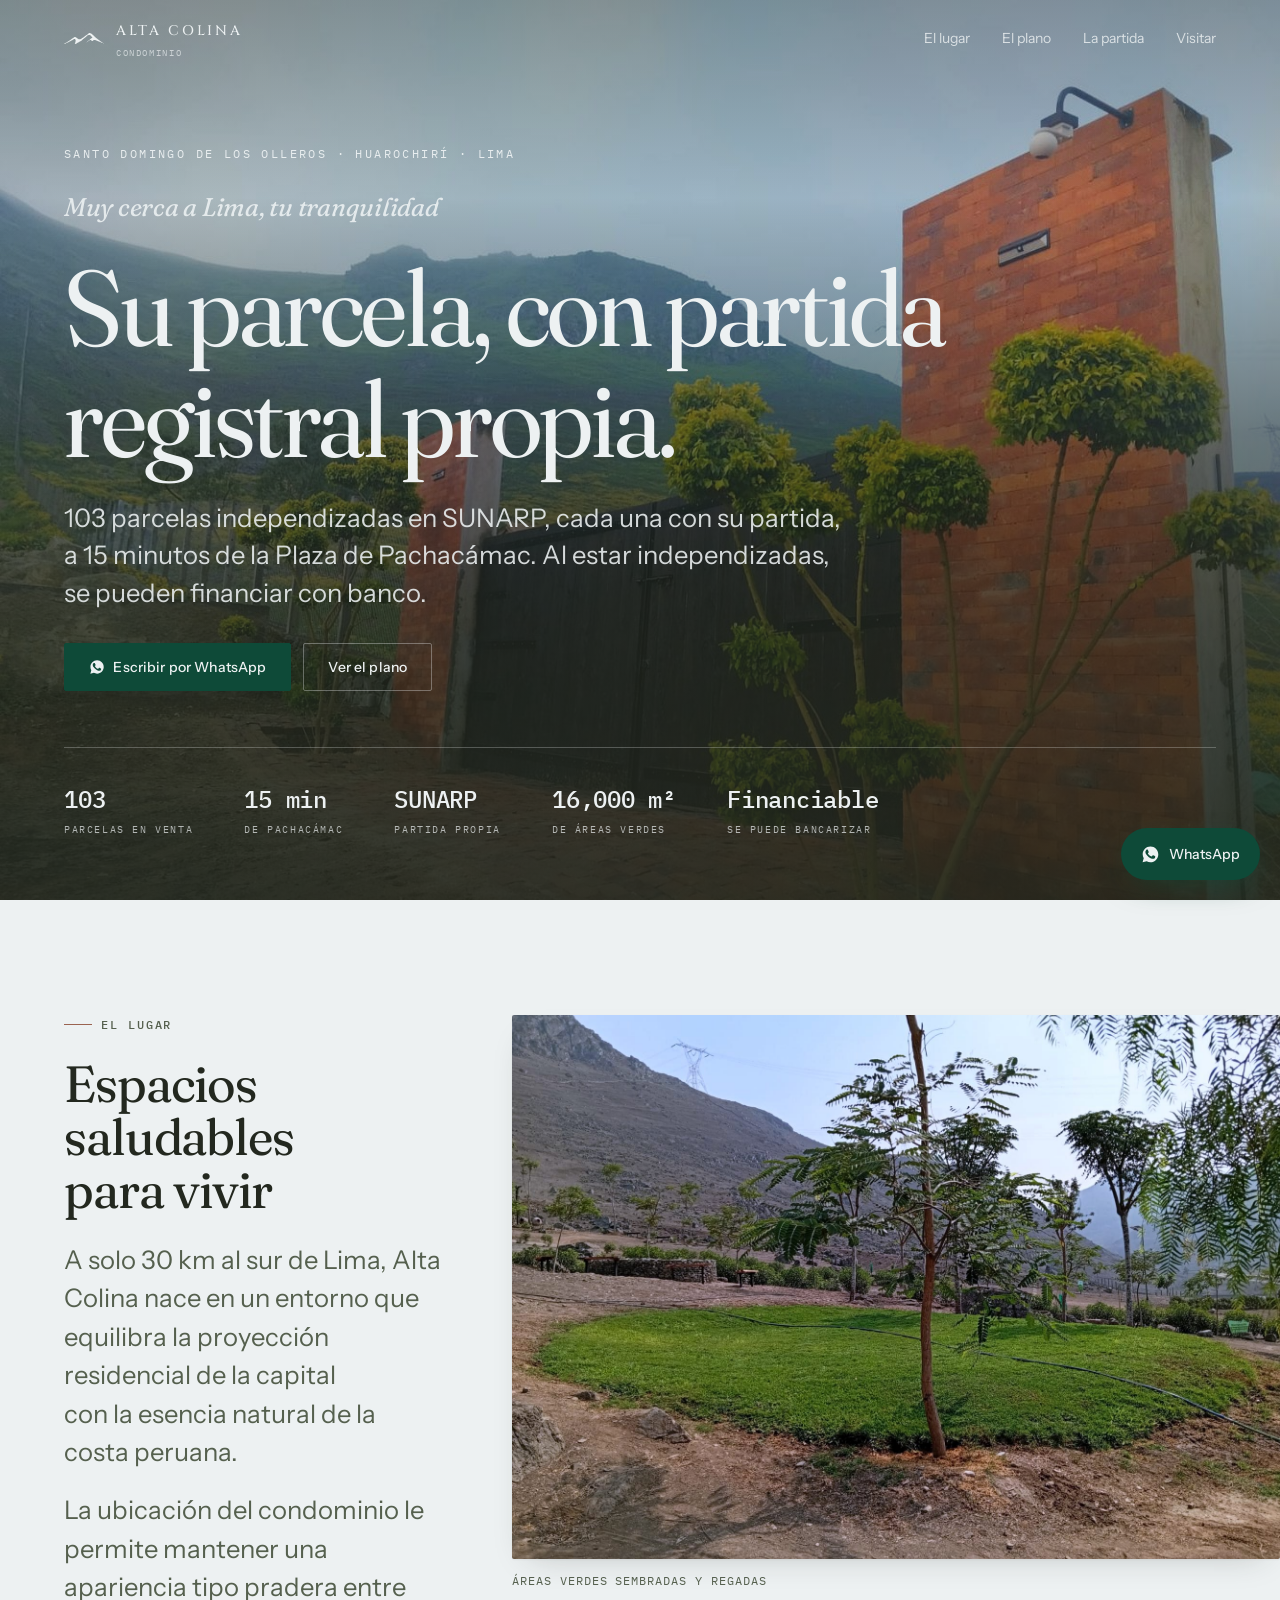
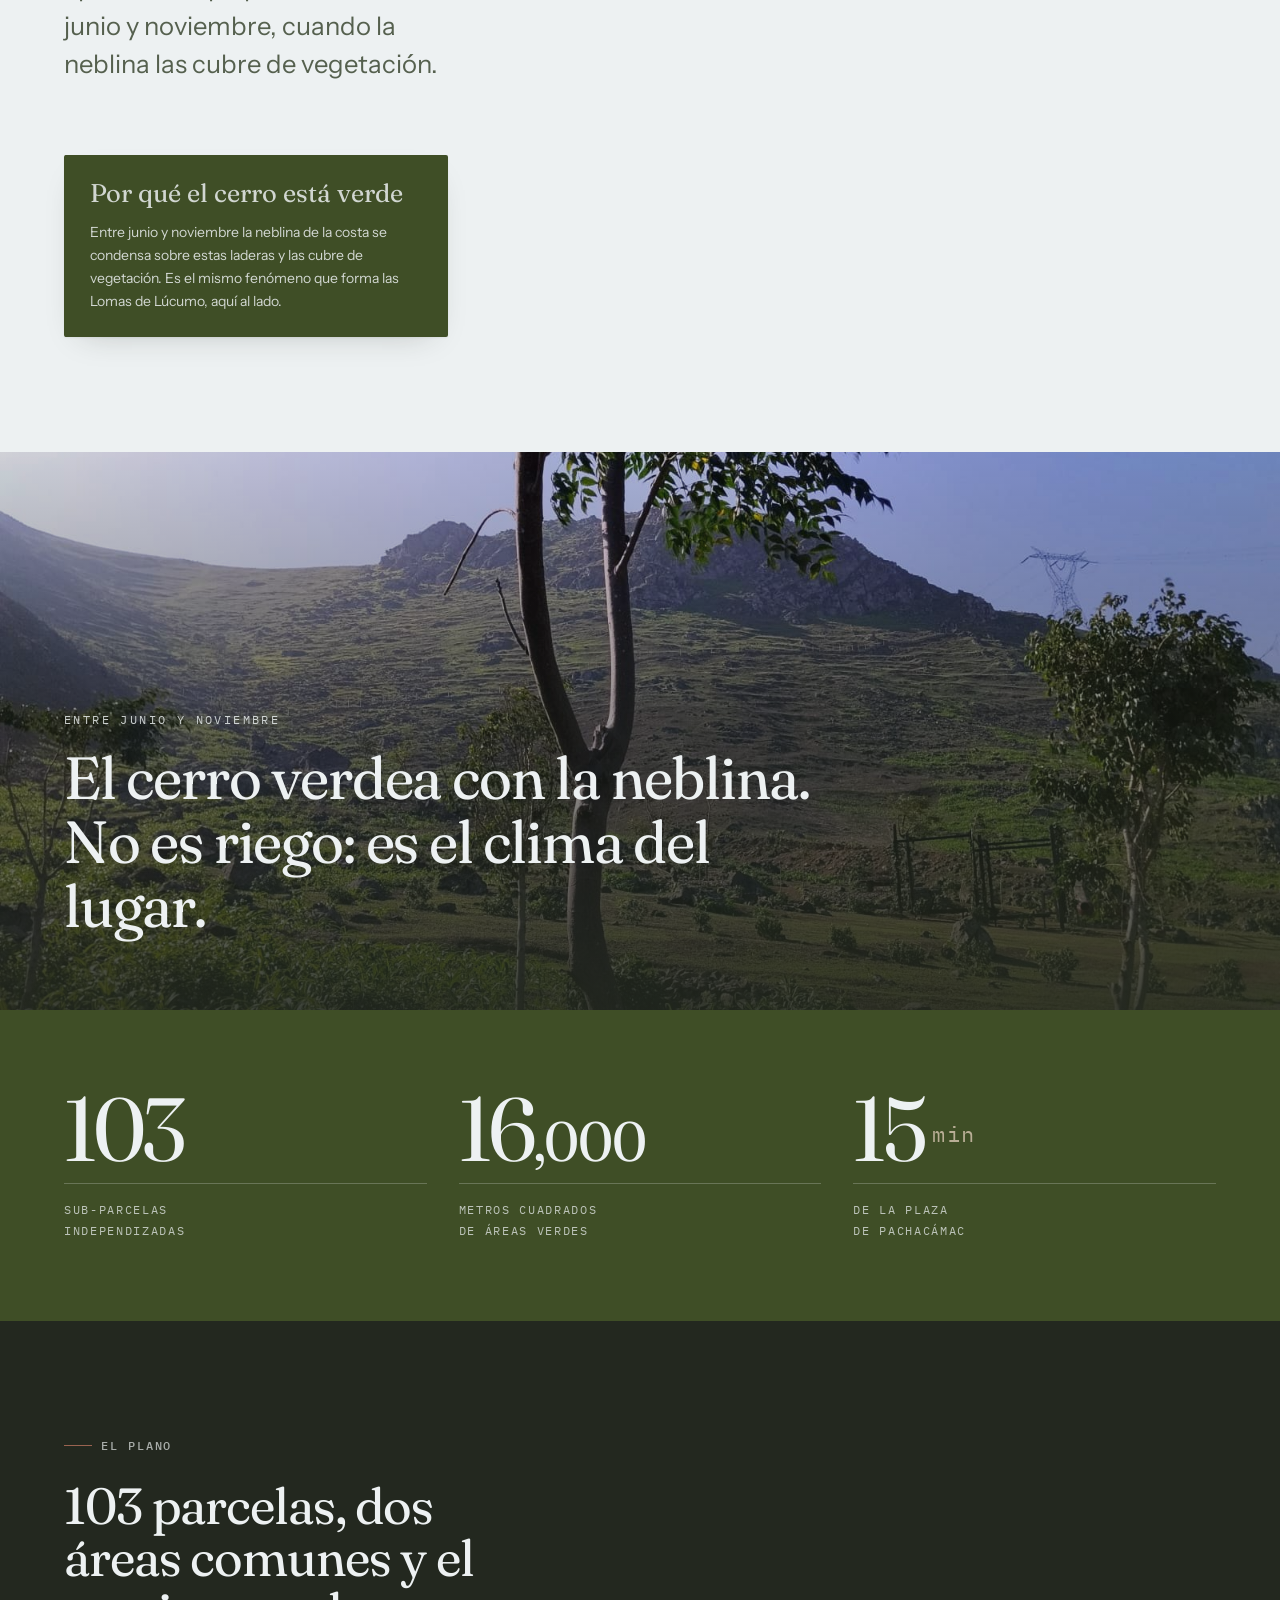
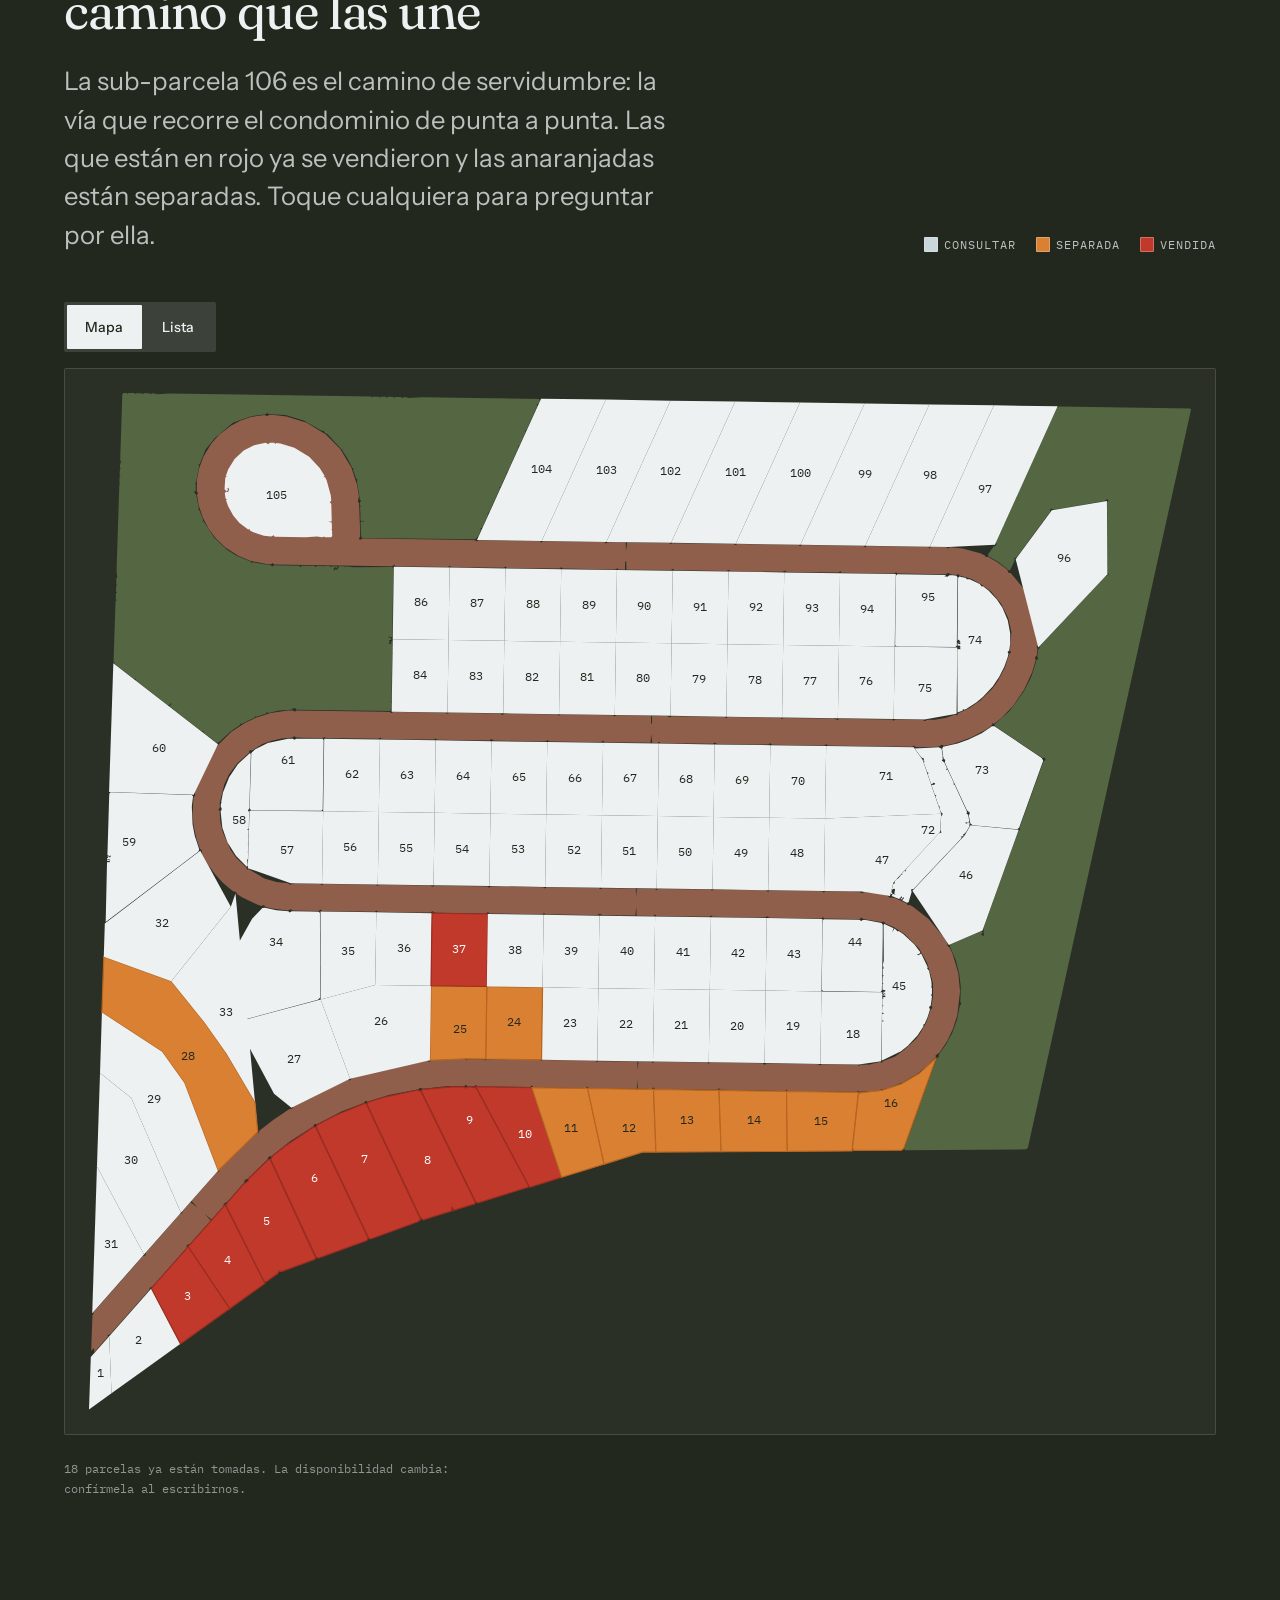
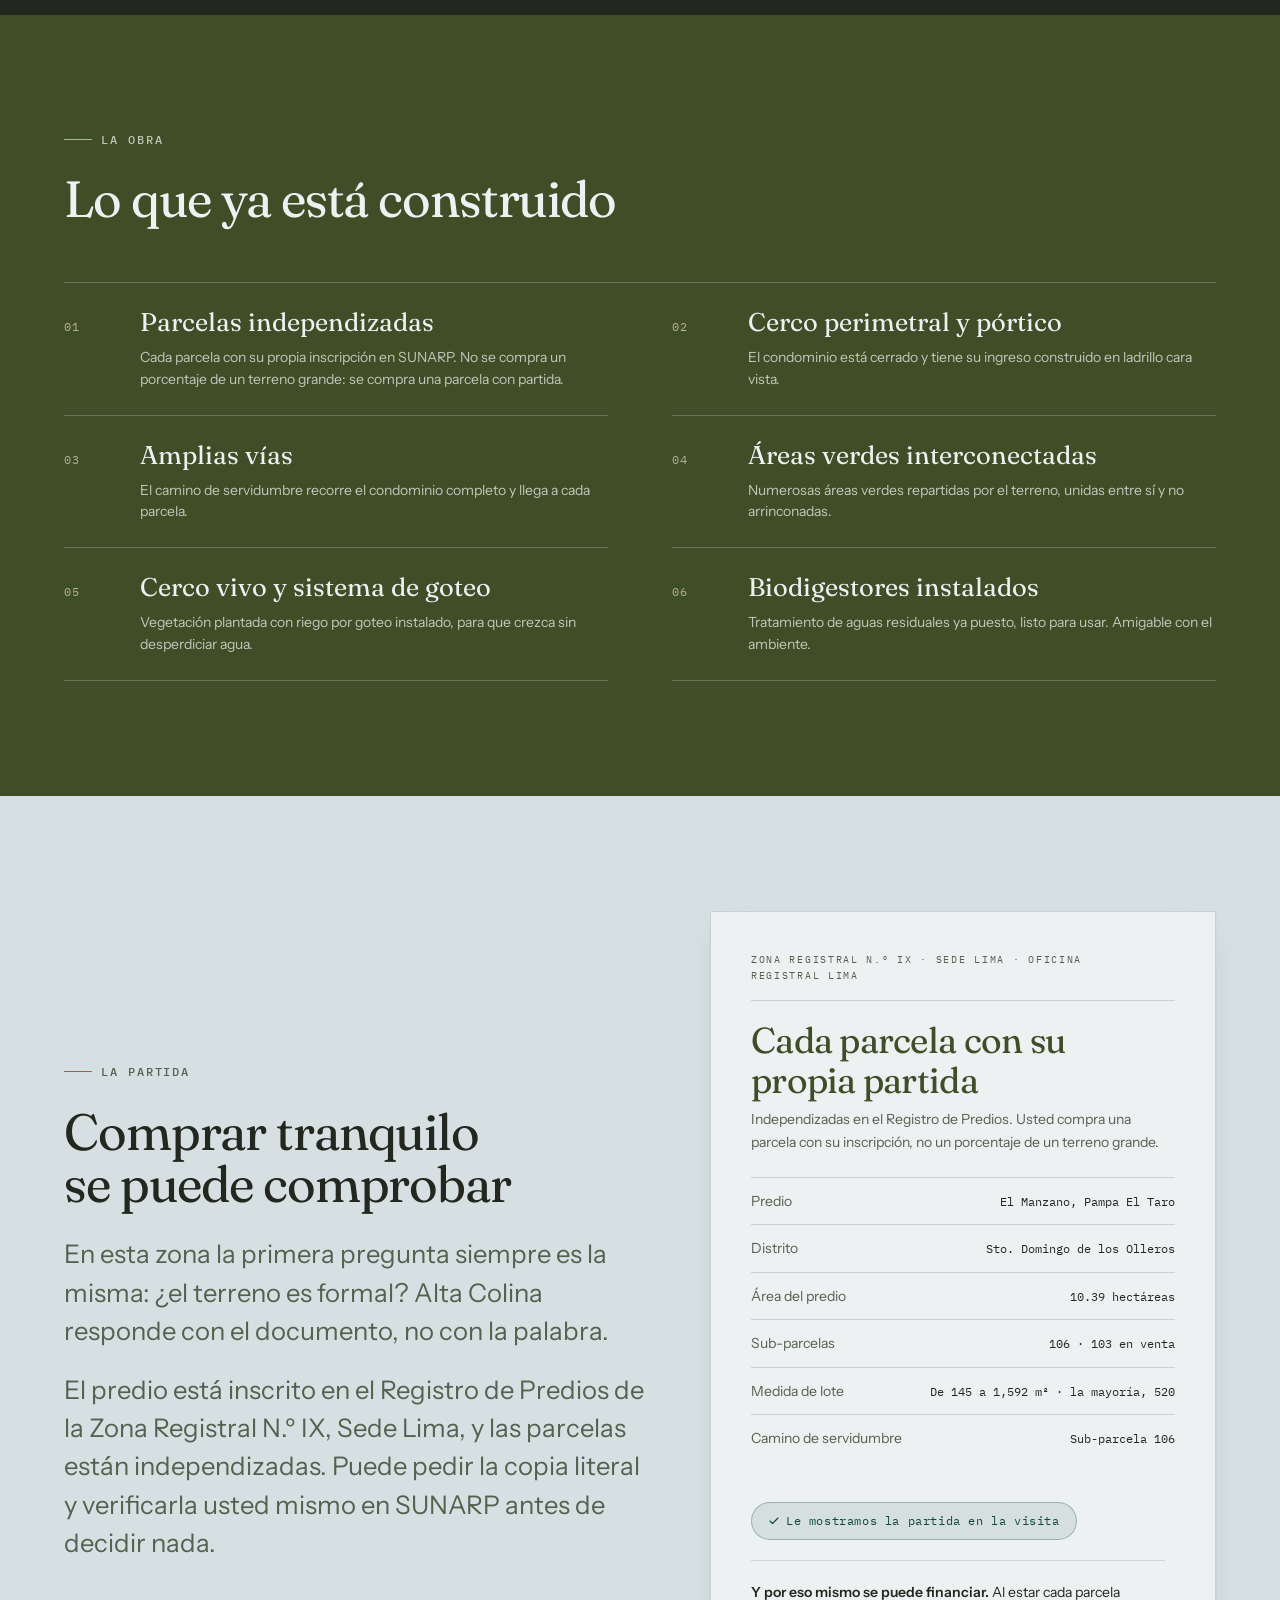
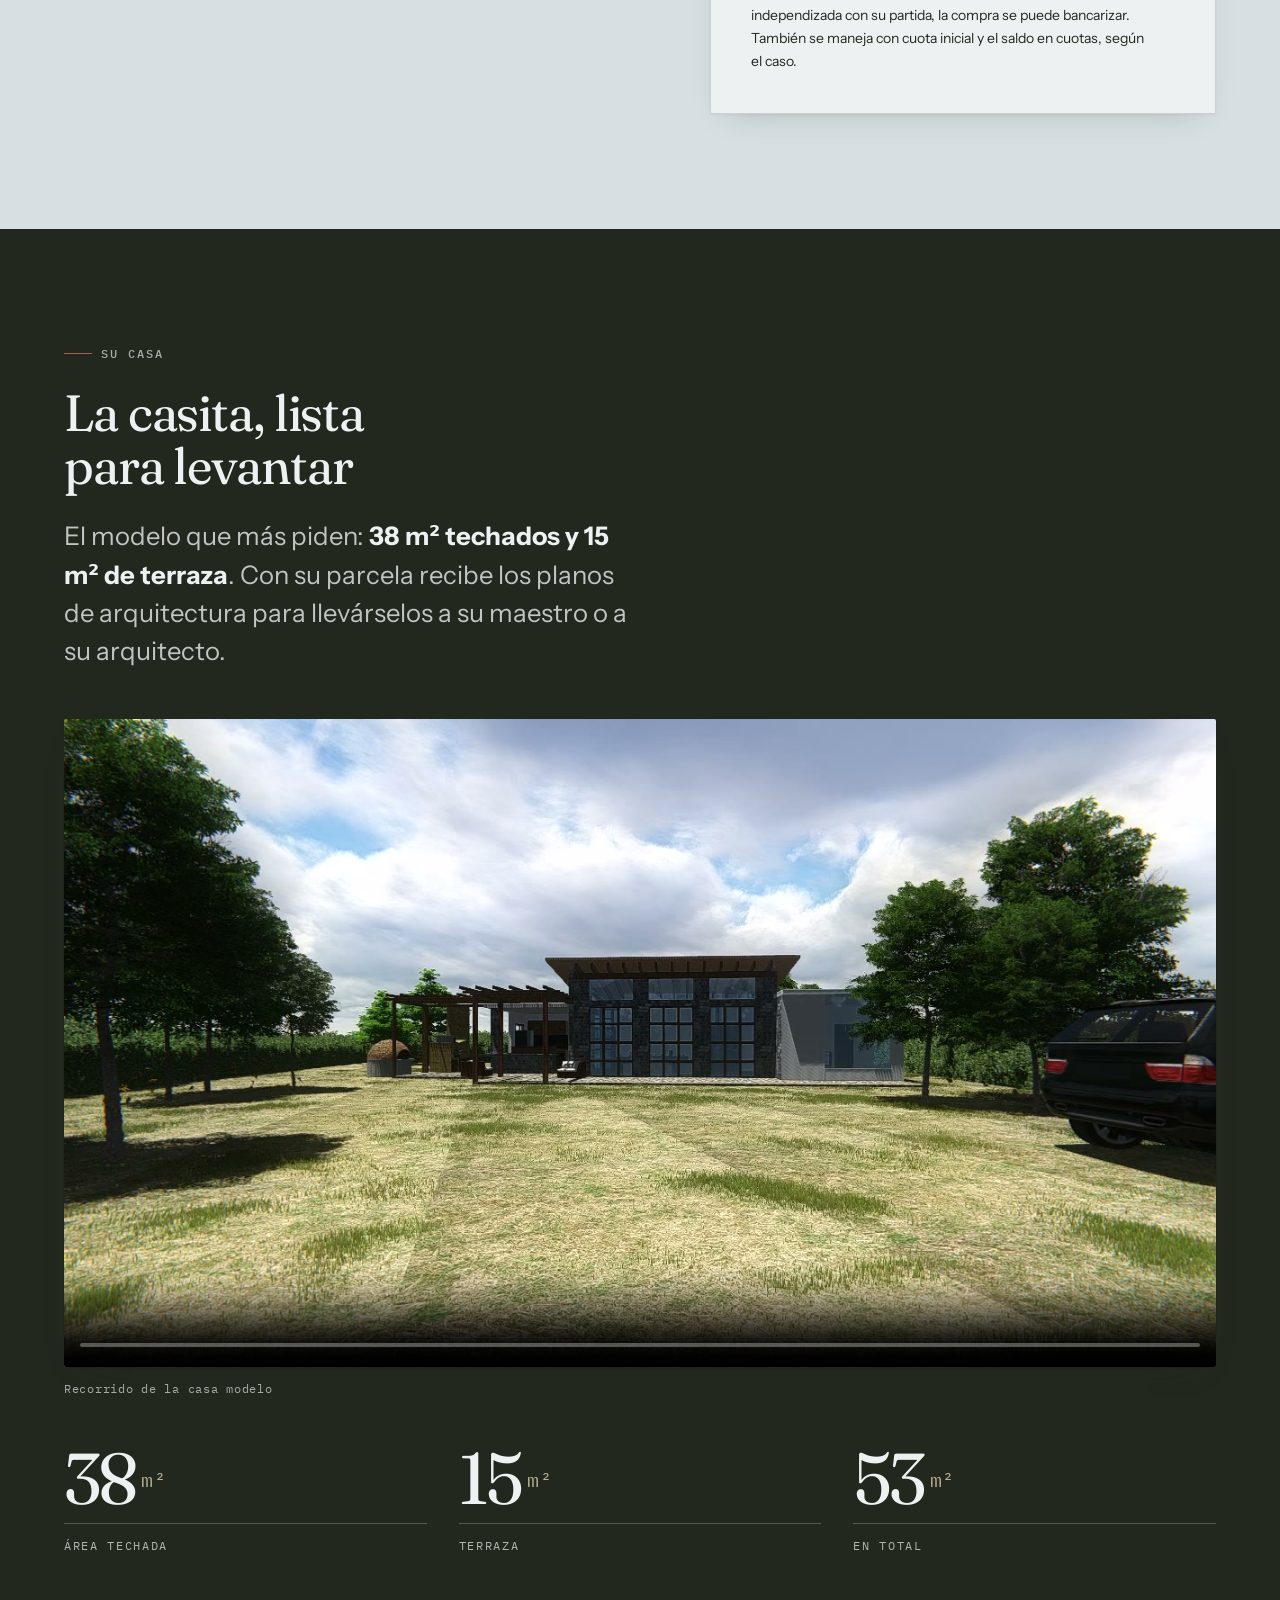
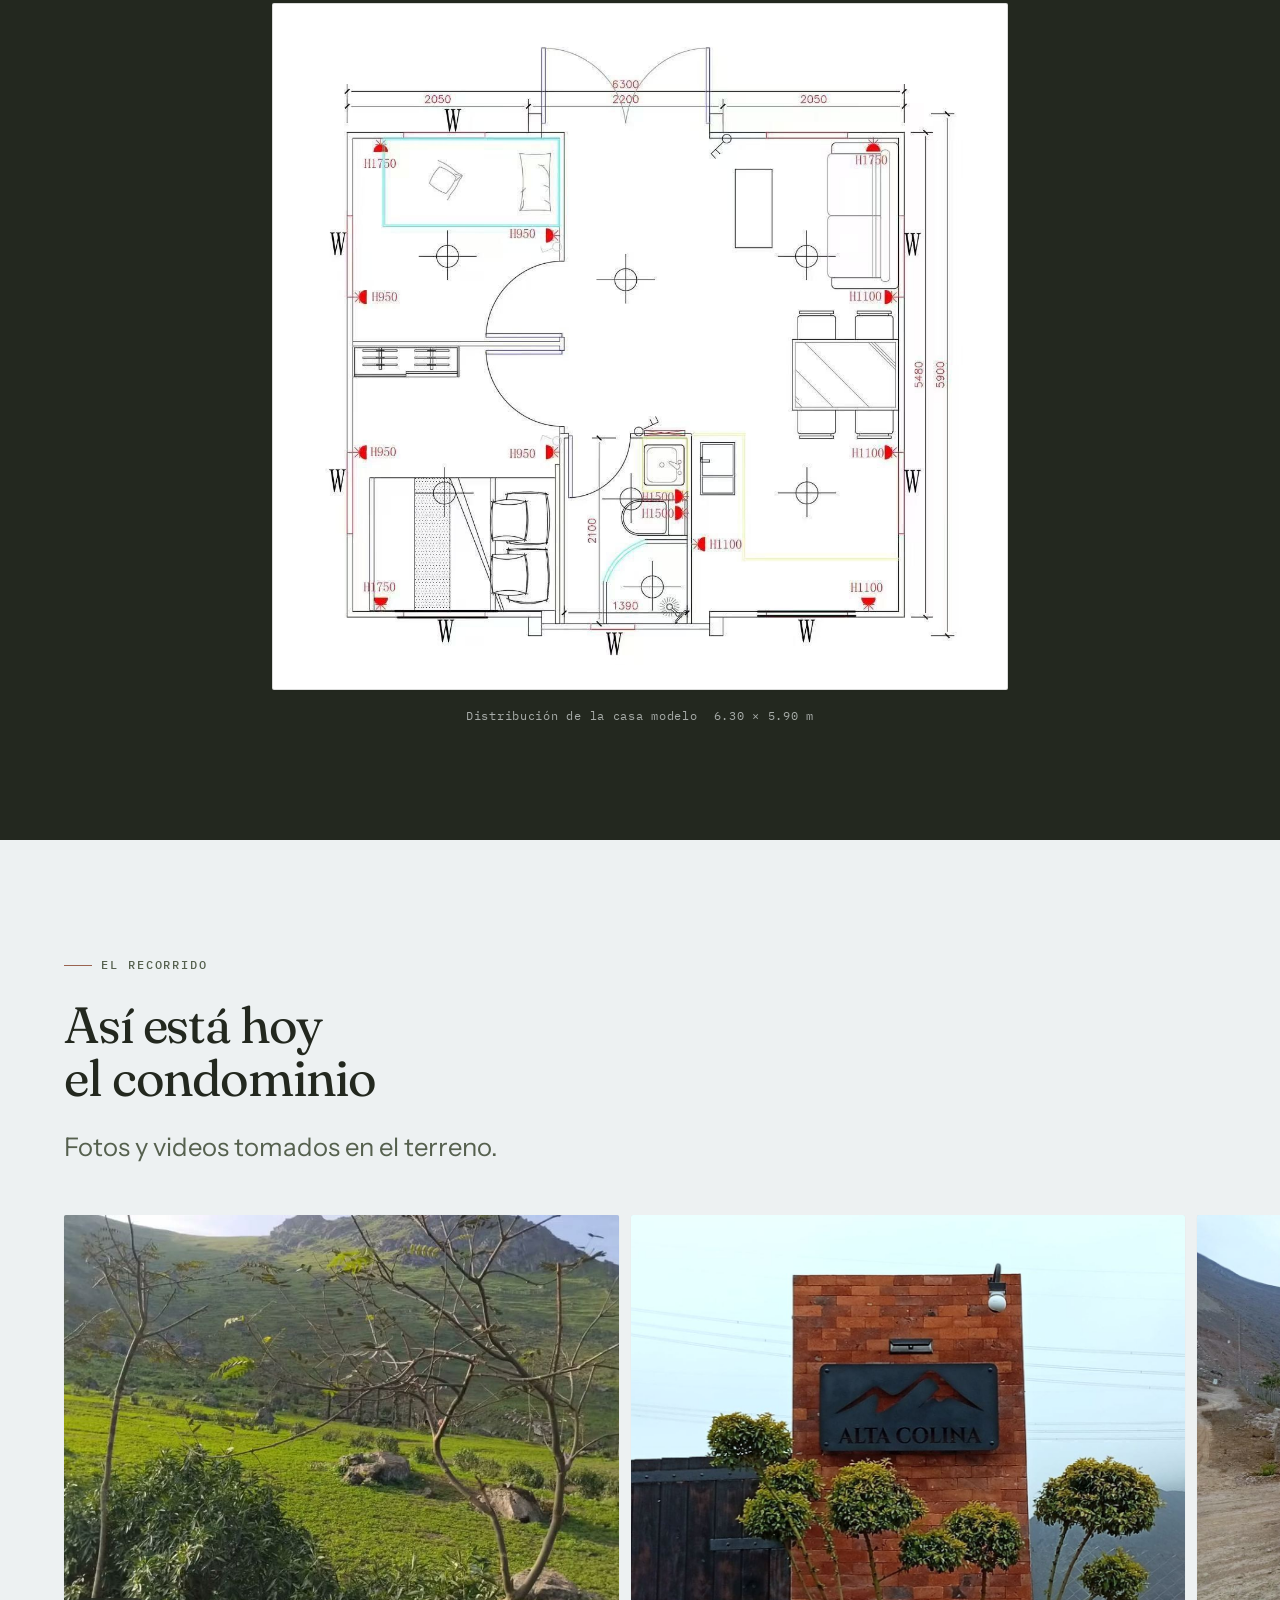
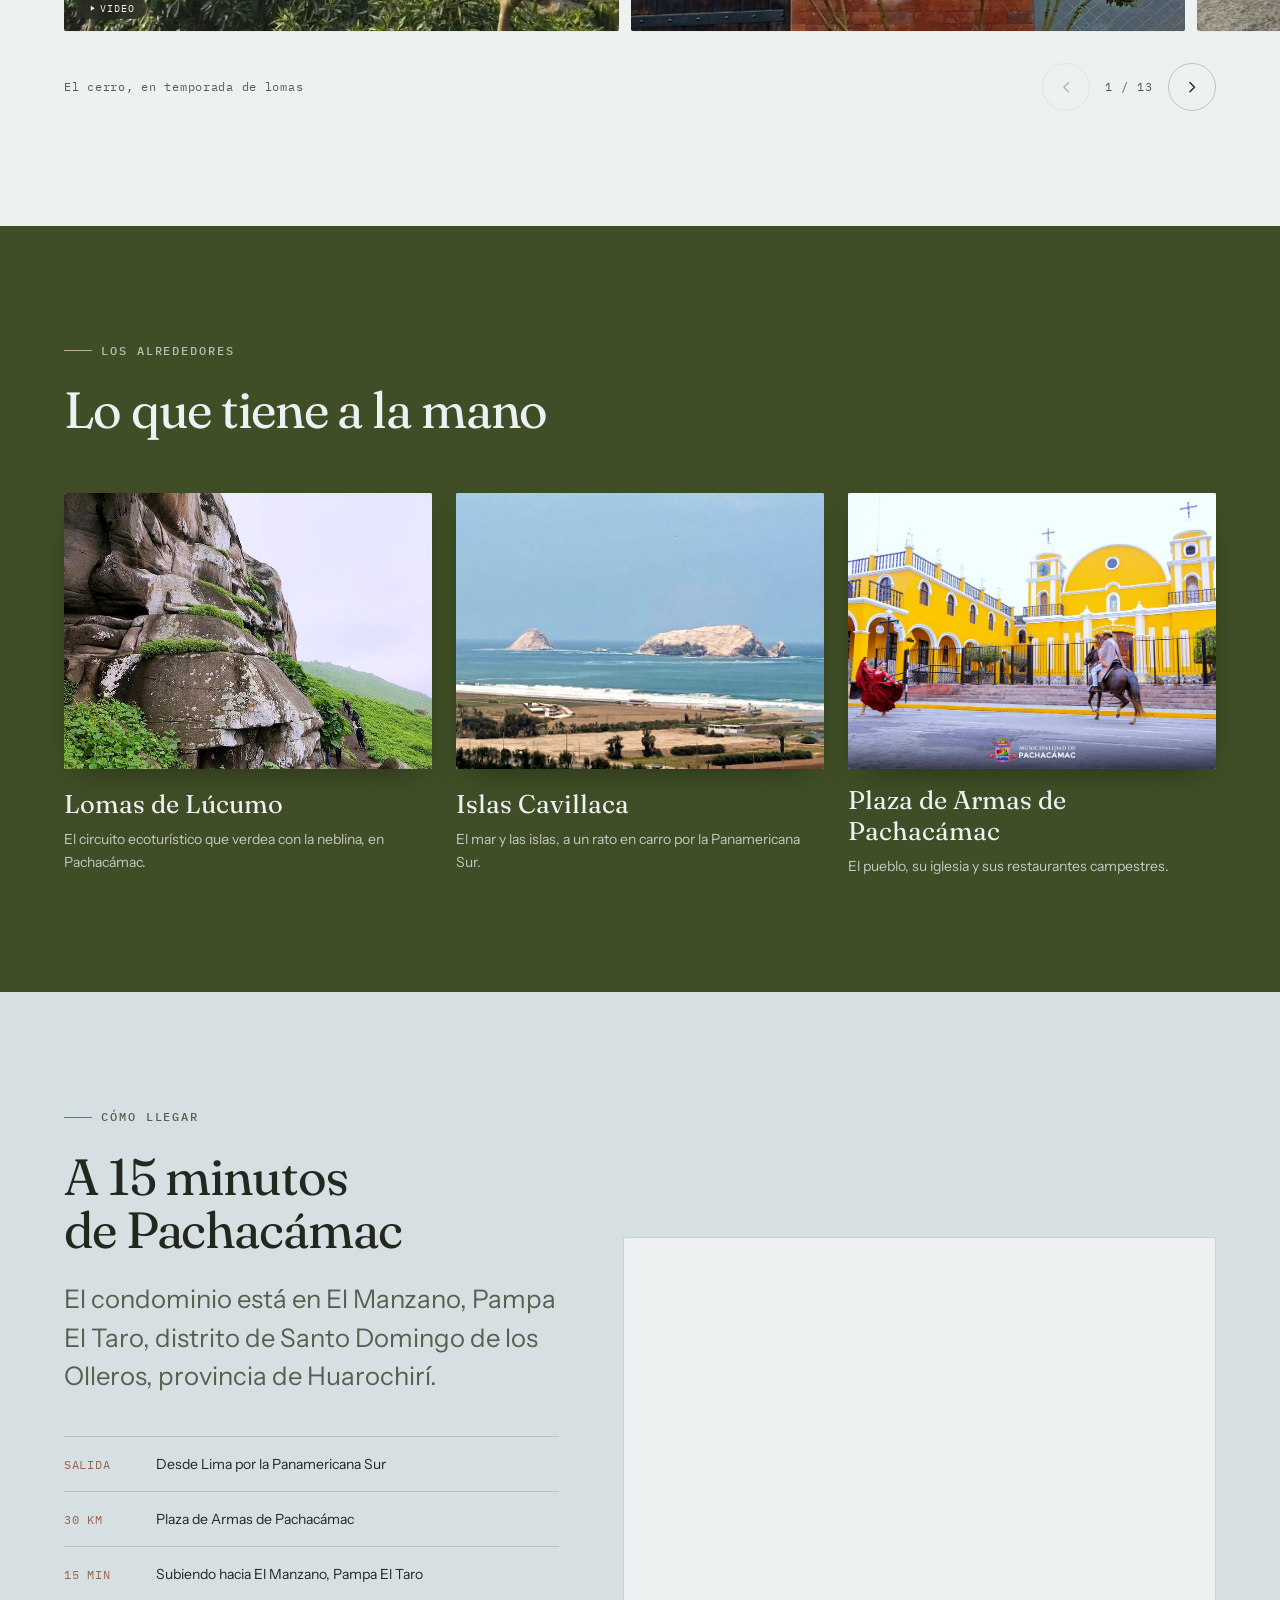
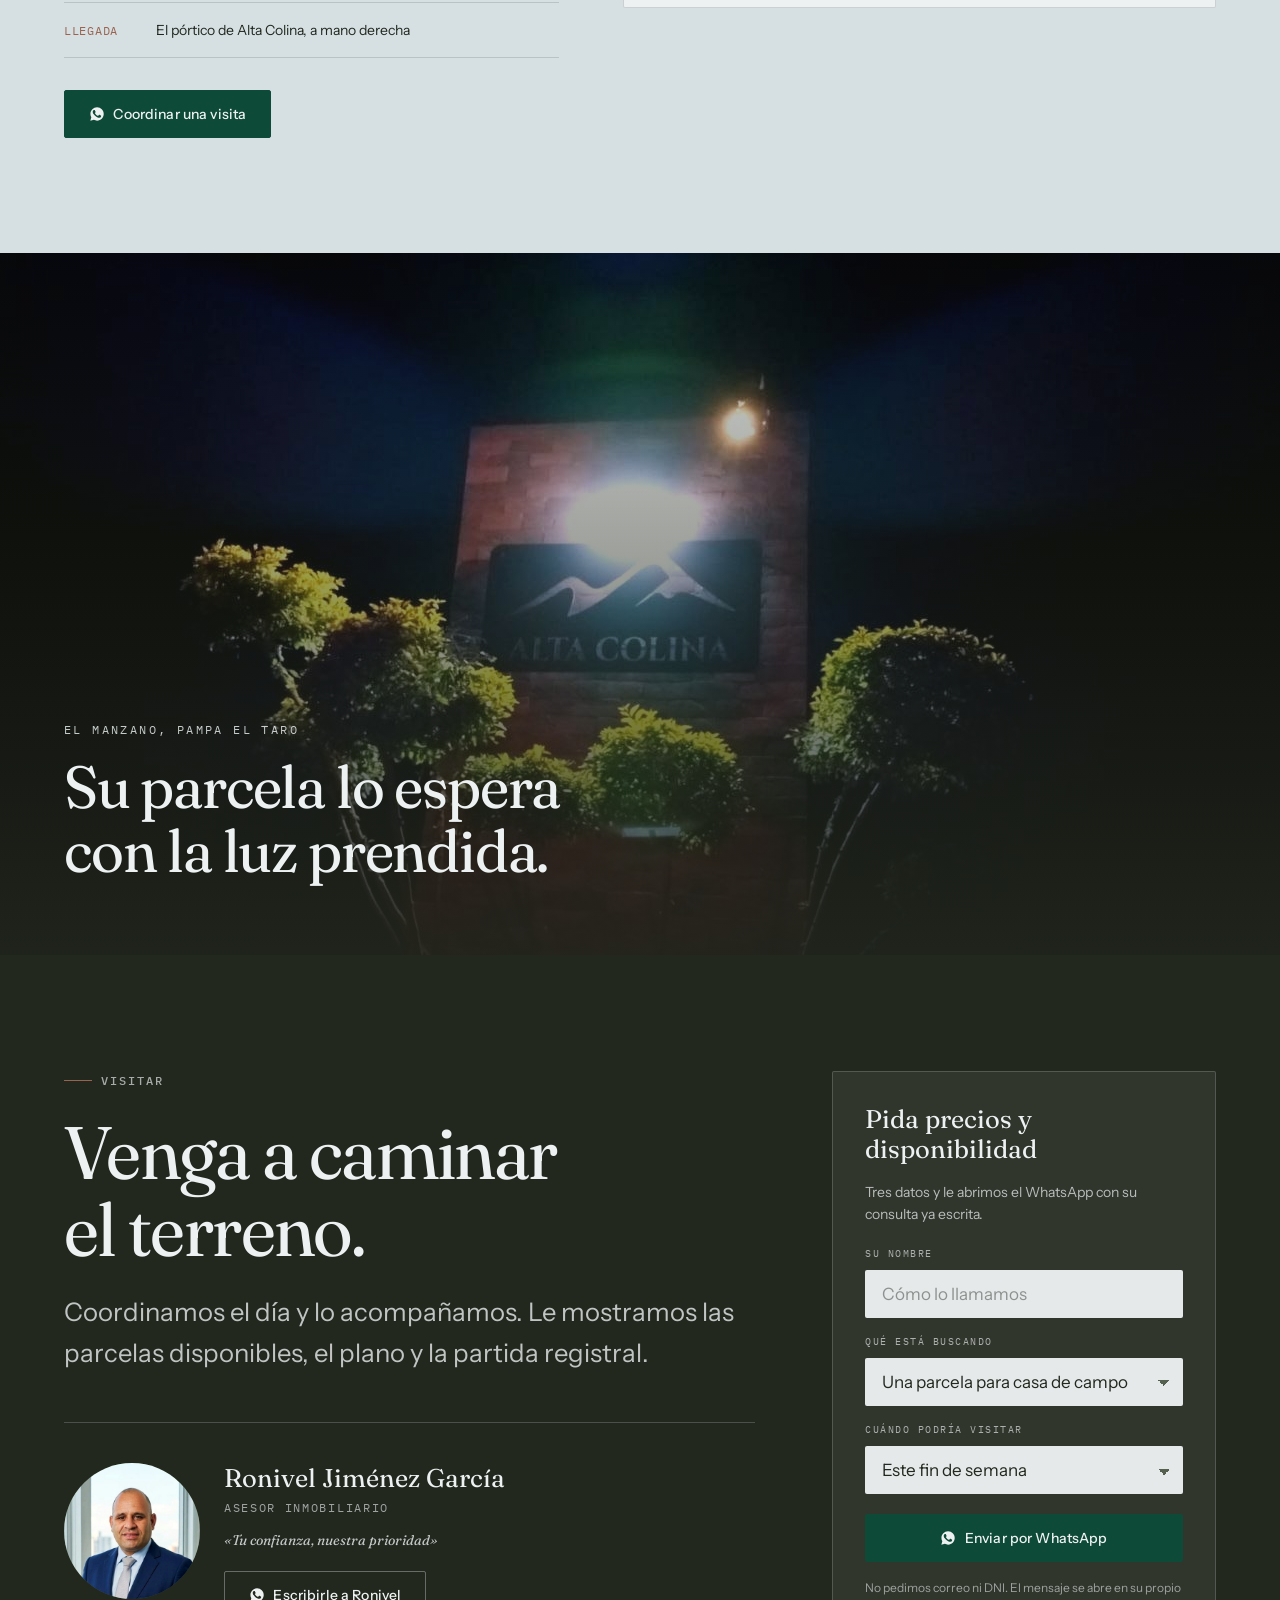
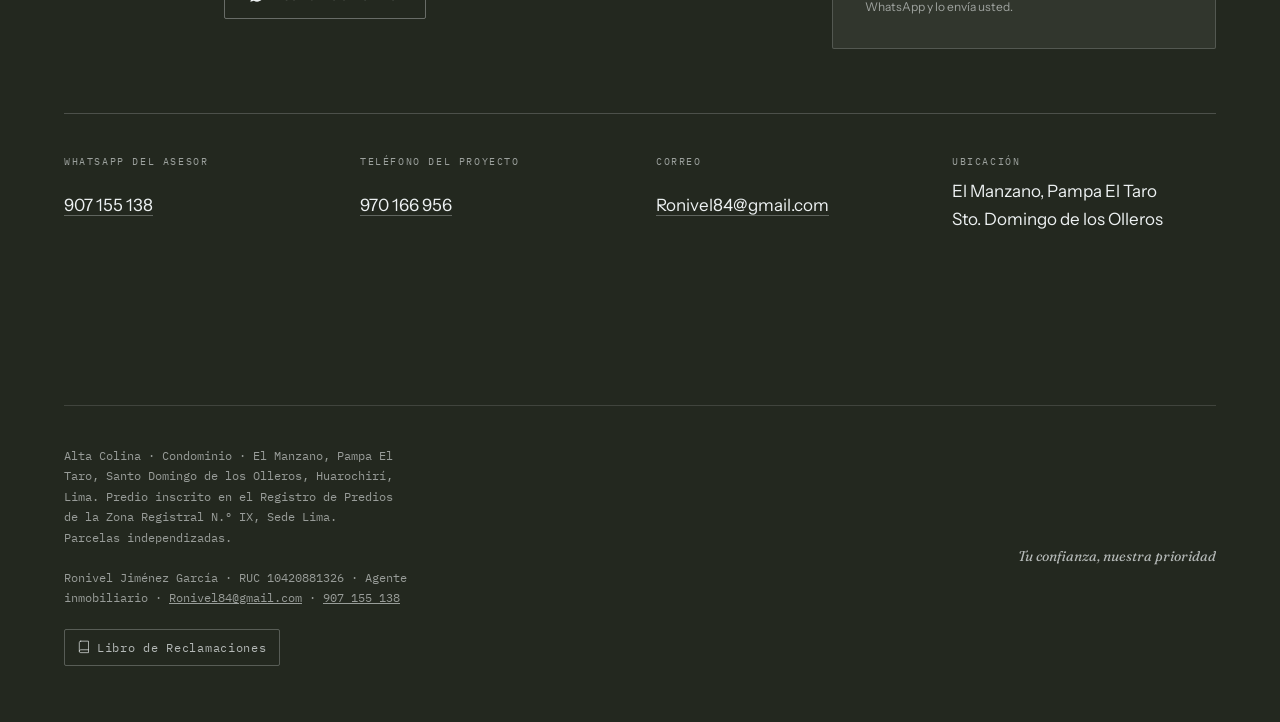
<file: index.html>
<!doctype html>
<html lang="es-PE">
<head>
<meta charset="utf-8">
<meta name="viewport" content="width=device-width, initial-scale=1">
<title>Alta Colina — Condominio · Parcelas a 15 minutos de Pachacámac</title>
<meta name="description" content="103 parcelas independizadas en SUNARP, cada una con su partida, a 15 minutos de la Plaza de Pachacámac. Se pueden financiar con banco.">
<!-- OJO: cuando compren alta-colina.com y lo apunten aquí, cambiar estas cuatro
     direcciones y las del JSON-LD de abajo. Hoy el dominio no existe (no resuelve),
     y si apuntan ahí, al compartir el link no se ve la foto de vista previa. -->
<link rel="canonical" href="https://alta-colina.com/">

<meta property="og:type" content="website">
<meta property="og:locale" content="es_PE">
<meta property="og:site_name" content="Alta Colina">
<meta property="og:title" content="Alta Colina — Su parcela con partida registral propia">
<meta property="og:description" content="103 parcelas independizadas en SUNARP, cada una con su partida propia, a 15 minutos de la Plaza de Pachacámac. Al estar independizadas se pueden financiar con banco.">
<meta property="og:url" content="https://alta-colina.com/">
<meta property="og:image" content="https://alta-colina.com/material/web/proyecto-portico-entrada.jpg">
<meta property="og:image:width" content="1440">
<meta property="og:image:height" content="1084">
<meta property="og:image:alt" content="Pórtico de ladrillo del condominio Alta Colina con el cerro verde de fondo">
<meta name="twitter:card" content="summary_large_image">


<link rel="preconnect" href="https://fonts.googleapis.com">
<link rel="preconnect" href="https://fonts.gstatic.com" crossorigin>
<link rel="stylesheet" href="https://fonts.googleapis.com/css2?family=Fraunces:opsz,wght,SOFT,WONK@9..144,400,0..100,0..1&family=Instrument+Sans:wght@400;500;600&family=IBM+Plex+Mono:wght@400;500&display=swap">
<link rel="stylesheet" href="https://fonts.googleapis.com/css2?family=Cinzel:wght@500&text=ALTCOIN%20&display=swap">
<link rel="stylesheet" href="assets/estilos.css">
  <link rel="icon" href="https://alta-colina.com/favicon.ico" sizes="32x32">
  <link rel="icon" type="image/png" sizes="192x192" href="https://alta-colina.com/assets/icono-192.png">
  <link rel="apple-touch-icon" sizes="180x180" href="https://alta-colina.com/assets/icono-180.png">
</head>
<body>

<a class="saltar" href="#contenido">Saltar al contenido</a>

<header class="cabecera" id="cabecera">
  <a class="marca" href="#inicio">
    <span class="marca__cerro"><svg xmlns="http://www.w3.org/2000/svg" viewBox="0 0 984 271" fill="currentColor" aria-hidden="true" focusable="false"><path d="M626.0,0.0 C627.4,0.0 631.4,-0.6 635.0,0.0 C638.6,0.6 645.4,2.2 650.0,4.0 C654.6,5.8 662.2,9.9 666.0,12.0 C669.8,14.1 670.0,14.2 675.0,18.0 C680.0,21.8 688.5,27.7 699.0,37.0 C709.5,46.3 729.9,66.5 745.0,80.0 C760.1,93.5 779.5,110.8 800.0,127.0 C820.5,143.2 854.7,168.8 882.0,188.0 C909.3,207.2 967.1,244.8 982.0,255.0 C996.9,265.2 981.6,255.9 981.0,256.0 C980.4,256.1 981.8,257.1 978.0,256.0 C974.2,254.9 959.8,250.4 956.0,249.0 C952.2,247.6 955.9,248.1 953.0,247.0 C950.1,245.9 940.0,243.2 937.0,242.0 C934.0,240.8 933.8,239.3 933.0,239.0 C932.2,238.7 934.1,240.8 932.0,240.0 C929.9,239.2 921.7,235.1 919.0,234.0 C916.3,232.9 931.9,240.5 914.0,233.0 C896.1,225.5 820.5,192.6 800.0,184.0 C779.5,175.4 781.5,177.3 777.0,176.0 C772.5,174.7 771.4,175.4 770.0,175.0 C768.6,174.6 768.5,173.2 768.0,173.0 C767.5,172.8 768.8,174.3 767.0,174.0 C765.2,173.7 760.2,171.4 756.0,171.0 C751.8,170.6 742.0,170.8 739.0,171.0 C736.0,171.2 738.1,170.9 736.0,172.0 C733.9,173.1 728.8,175.2 725.0,178.0 C721.2,180.8 714.9,188.3 711.0,191.0 C707.1,193.7 702.1,195.2 699.0,196.0 C695.9,196.8 692.4,196.4 690.0,196.0 C687.6,195.6 686.9,196.0 683.0,193.0 C679.1,190.0 667.8,179.0 664.0,176.0 C660.2,173.0 659.6,173.6 658.0,173.0 C656.4,172.4 655.1,172.0 653.0,172.0 C650.9,172.0 647.5,171.8 644.0,173.0 C640.5,174.2 639.5,173.7 630.0,180.0 C620.5,186.3 591.4,207.8 581.0,215.0 C570.6,222.2 565.4,225.4 561.0,228.0 C556.6,230.6 534.9,246.9 552.0,232.0 C569.1,217.2 654.8,145.5 675.0,129.0 C695.2,112.5 684.0,124.2 687.0,122.0 C690.0,119.8 693.8,115.8 695.0,114.0 C696.2,112.2 696.6,112.8 695.0,110.0 C693.4,107.2 687.9,99.8 684.0,95.0 C680.1,90.2 674.4,83.7 669.0,78.0 C663.6,72.3 652.4,60.9 648.0,57.0 C643.6,53.1 643.0,53.3 640.0,52.0 C637.0,50.6 632.4,48.6 628.0,48.0 C623.6,47.4 616.1,47.2 611.0,48.0 C605.9,48.8 598.0,51.5 594.0,53.0 C590.0,54.5 588.5,55.3 584.0,58.0 C579.5,60.7 571.5,65.3 564.0,71.0 C556.5,76.7 544.2,87.0 534.0,96.0 C523.8,105.0 510.0,119.0 496.0,131.0 C482.1,143.0 452.9,166.6 441.0,176.0 C429.1,185.4 424.6,188.6 417.0,194.0 C409.4,199.4 399.9,205.8 390.0,212.0 C380.1,218.2 360.9,229.6 351.0,235.0 C341.1,240.4 328.4,245.8 324.0,248.0 C319.6,250.2 326.9,247.8 322.0,250.0 C317.1,252.2 299.4,260.0 291.0,263.0 C282.6,266.0 268.6,272.4 266.0,270.0 C263.4,267.6 272.8,250.9 274.0,247.0 C275.2,243.1 272.6,248.8 274.0,244.0 C275.4,239.2 281.4,221.9 283.0,215.0 C284.6,208.1 284.6,200.7 285.0,198.0 C285.4,195.3 285.9,200.2 286.0,197.0 C286.1,193.8 286.4,181.9 286.0,177.0 C285.6,172.1 284.1,167.0 283.0,164.0 C281.9,161.0 281.1,159.4 279.0,157.0 C276.9,154.6 271.6,149.7 269.0,148.0 C266.4,146.3 263.9,146.3 262.0,146.0 C260.1,145.7 259.3,145.2 256.0,146.0 C252.7,146.8 245.7,148.3 240.0,151.0 C234.3,153.7 226.2,158.8 218.0,164.0 C209.8,169.2 198.7,177.9 185.0,186.0 C171.3,194.1 136.0,213.2 127.0,218.0 C118.0,222.8 125.6,217.7 125.0,218.0 C124.4,218.3 125.4,218.8 123.0,220.0 C120.6,221.2 111.4,224.8 109.0,226.0 C106.6,227.2 107.6,227.7 107.0,228.0 C106.4,228.3 109.5,225.9 105.0,228.0 C100.5,230.1 86.3,237.8 77.0,242.0 C67.7,246.2 52.2,252.6 43.0,256.0 C33.9,259.4 22.5,263.2 16.0,265.0 C9.5,266.8 -2.2,270.7 0.0,268.0 C2.2,265.3 10.6,259.9 31.0,247.0 C51.4,234.1 104.1,202.7 136.0,182.0 C167.9,161.3 225.8,121.0 244.0,109.0 C262.1,97.0 252.5,103.2 257.0,102.0 C261.5,100.8 269.4,100.4 274.0,101.0 C278.6,101.6 282.8,103.5 288.0,106.0 C293.2,108.5 299.2,111.5 309.0,118.0 C318.8,124.4 344.6,143.6 353.0,149.0 C361.4,154.4 361.7,152.9 365.0,154.0 C368.3,155.1 372.0,155.7 375.0,156.0 C378.0,156.3 381.2,156.4 385.0,156.0 C388.8,155.6 397.3,153.8 400.0,153.0 C402.7,152.2 401.8,151.4 403.0,151.0 C404.2,150.6 403.2,152.2 408.0,150.0 C412.8,147.8 421.5,144.4 435.0,136.0 C448.5,127.6 479.9,106.8 498.0,94.0 C516.1,81.2 540.2,63.3 556.0,51.0 C571.8,38.7 594.1,19.0 603.0,12.0 C611.9,4.9 611.5,5.8 615.0,4.0 C618.5,2.2 624.4,0.6 626.0,0.0 C627.6,-0.6 624.6,0.0 626.0,0.0 Z"/></svg></span>
    <span>
      <span class="marca__nombre">ALTA COLINA</span>
      <span class="marca__bajada">CONDOMINIO</span>
    </span>
  </a>
  <nav class="navegacion" aria-label="Principal">
    <span class="navegacion__enlaces">
      <a href="#lugar">El lugar</a>
      <a href="#plano">El plano</a>
      <a href="#formalidad">La partida</a>
      <a href="#visita">Visitar</a>
    </span>
  </nav>
</header>

<main id="contenido">

<!-- ============================================================
     PORTADA
     ============================================================ -->
<section class="portada" id="inicio">
  <div class="portada__fondo">
    <img src="material/web/proyecto-portico-entrada.jpg"
         alt="Pórtico de ladrillo cara vista del condominio Alta Colina, con el cerro verde y la neblina de fondo"
         fetchpriority="high" decoding="async" width="1440" height="1084">
  </div>
  <div class="portada__velo"></div>

  <div class="portada__contenido">
    <p class="portada__rotulo">Santo Domingo de los Olleros · Huarochirí · Lima</p>
    <p class="portada__claim">Muy cerca a Lima, tu tranquilidad</p>
    <h1 class="portada__titular">Su parcela, con partida registral propia.</h1>
    <p class="portada__bajada">
      103 parcelas independizadas en SUNARP, cada una con su partida, a 15
      minutos de la Plaza de Pachacámac. Al estar independizadas, se pueden
      financiar con banco.
    </p>

    <div class="portada__acciones">
      <a class="boton" data-wsp href="#" data-mensaje="Hola, vi su página web de Alta Colina y quisiera información sobre las parcelas.">
        <svg viewBox="0 0 24 24" fill="currentColor" aria-hidden="true"><path d="M12.04 2C6.58 2 2.13 6.45 2.13 11.91c0 1.75.46 3.45 1.32 4.95L2 22l5.25-1.38a9.9 9.9 0 0 0 4.79 1.22h.01c5.46 0 9.91-4.45 9.91-9.91S17.5 2 12.04 2Zm5.8 14.1c-.25.7-1.44 1.33-1.99 1.41-.53.08-1.2.11-1.94-.12a17.6 17.6 0 0 1-1.76-.65c-3.1-1.34-5.13-4.46-5.28-4.67-.16-.21-1.27-1.69-1.27-3.23 0-1.53.8-2.29 1.09-2.6.28-.31.62-.39.82-.39.21 0 .41 0 .59.01.19.01.44-.07.69.53.25.6.86 2.08.94 2.23.08.16.13.34.03.55-.11.21-.16.34-.31.52-.16.18-.33.4-.47.54-.16.15-.32.32-.14.63.18.31.8 1.32 1.72 2.14 1.18 1.05 2.18 1.38 2.49 1.53.31.16.49.13.67-.08.18-.21.77-.9.98-1.21.21-.31.41-.26.69-.16.28.1 1.77.84 2.08.99.31.16.51.23.59.36.08.13.08.75-.17 1.45Z"/></svg>
        Escribir por WhatsApp
      </a>
      <a class="boton boton--linea" href="#plano">Ver el plano</a>
    </div>

    <div class="cinta">
      <div class="cinta__dato">
        <span class="cinta__cifra">103</span>
        <span class="cinta__pie">Parcelas en venta</span>
      </div>
      <div class="cinta__dato">
        <span class="cinta__cifra">15 min</span>
        <span class="cinta__pie">De Pachacámac</span>
      </div>
      <div class="cinta__dato">
        <span class="cinta__cifra">SUNARP</span>
        <span class="cinta__pie">Partida propia</span>
      </div>
      <div class="cinta__dato">
        <span class="cinta__cifra">16,000 m²</span>
        <span class="cinta__pie">De áreas verdes</span>
      </div>
      <div class="cinta__dato">
        <span class="cinta__cifra">Financiable</span>
        <span class="cinta__pie">Se puede bancarizar</span>
      </div>
    </div>
  </div>
</section>

<!-- ============================================================
     EL LUGAR
     ============================================================ -->
<section class="seccion lugar" id="lugar">
  <div class="envoltura lugar__reja">

    <div class="lugar__texto revela">
      <p class="rotulo">El lugar</p>
      <h2 class="titulo-seccion">Espacios saludables para vivir</h2>
      <div class="bajada">
        <p>
          A solo 30 km al sur de Lima, Alta Colina nace en un entorno que equilibra
          la proyección residencial de la capital con la esencia natural de la costa peruana.
        </p>
        <p>
          La ubicación del condominio le permite mantener una apariencia tipo pradera
          entre junio y noviembre, cuando la neblina las cubre de vegetación.
        </p>
      </div>
    </div>

    <!-- la foto se sale del margen hacia el borde de la pantalla -->
    <figure class="lugar__figura revela">
      <img src="material/web/proyecto-areas-verdes.jpg"
           alt="Área verde del condominio con grass sembrado y un árbol joven, con los cerros al fondo"
           loading="lazy" decoding="async" width="1600" height="1204">
      <figcaption>Áreas verdes sembradas y regadas</figcaption>
    </figure>

    <div class="lugar__nota revela">
      <p class="lugar__nota-titulo">Por qué el cerro está verde</p>
      <p>
        Entre junio y noviembre la neblina de la costa se condensa sobre estas laderas
        y las cubre de vegetación. Es el mismo fenómeno que forma las Lomas de Lúcumo,
        aquí al lado.
      </p>
    </div>

  </div>
</section>

<!-- ============================================================
     BANDA — la loma a sangre completa. Corta el ritmo de secciones
     apiladas y pone el argumento del lugar en grande.
     ============================================================ -->
<section class="banda" id="loma" aria-labelledby="loma-frase">
  <div class="banda__fondo">
    <img src="material/web/proyecto-cerro-verde.jpg"
         alt="El cerro del condominio cubierto de vegetación en temporada de lomas"
         loading="lazy" decoding="async">
  </div>
  <div class="banda__velo"></div>
  <div class="banda__contenido envoltura">
    <p class="banda__rotulo">Entre junio y noviembre</p>
    <p class="banda__frase" id="loma-frase">
      El cerro verdea con la neblina.<br>No es riego: es el clima del lugar.
    </p>
  </div>
</section>

<!-- ============================================================
     LAS CIFRAS — en este rubro los números son el argumento.
     Estaban diminutos en la cinta de la portada.
     ============================================================ -->
<section class="cifras" aria-label="El proyecto en números">
  <div class="envoltura cifras__fila">
    <div class="cifra">
      <span class="cifra__n">103</span>
      <span class="cifra__t">Sub-parcelas<br>independizadas</span>
    </div>
    <div class="cifra">
      <span class="cifra__n">16<span class="cifra__mil">,000</span></span>
      <span class="cifra__t">Metros cuadrados<br>de áreas verdes</span>
    </div>
    <div class="cifra">
      <span class="cifra__n">15<span class="cifra__u">min</span></span>
      <span class="cifra__t">De la Plaza<br>de Pachacámac</span>
    </div>
  </div>
</section>

<!-- ============================================================
     EL PLANO VIVO
     ============================================================ -->
<section class="seccion plano" id="plano">
  <div class="envoltura">
    <div class="plano__cabeza revela">
      <div>
        <p class="rotulo">El plano</p>
        <h2 class="titulo-seccion">103 parcelas, dos áreas comunes y el camino que las une</h2>
        <p class="bajada">
          La sub-parcela 106 es el camino de servidumbre: la vía que recorre el
          condominio de punta a punta. Las que están en rojo ya se vendieron y las
          anaranjadas están separadas. Toque cualquiera para preguntar por ella.
        </p>
      </div>
      <div class="leyenda" role="list">
        <span class="leyenda__item" role="listitem"><span class="leyenda__muestra" data-estado="disponible"></span>Consultar</span>
        <span class="leyenda__item" role="listitem"><span class="leyenda__muestra" data-estado="reservada"></span>Separada</span>
        <span class="leyenda__item" role="listitem"><span class="leyenda__muestra" data-estado="vendida"></span>Vendida</span>
      </div>
    </div>

    <div class="plano__vistas" role="tablist" aria-label="Cómo ver las parcelas">
      <button class="plano__vista" type="button" role="tab" id="tab-mapa"
              aria-controls="plano-mapa" aria-selected="true">Mapa</button>
      <button class="plano__vista" type="button" role="tab" id="tab-lista"
              aria-controls="plano-lista" aria-selected="false">Lista</button>
    </div>

    <div class="plano__lienzo revela">
      <div class="plano__marco" id="plano-mapa" role="tabpanel" aria-labelledby="tab-mapa" tabindex="0"
           aria-label="Plano del condominio: 103 lotes. Use las flechas para recorrerlas y Enter para abrir una.">
        <svg class="plano__svg" id="plano-svg" viewBox="0 0 1600 1435"
             role="img" aria-label="Plano de lotización del condominio Alta Colina">
          <title>Plano de lotización — Alta Colina</title>
        </svg>
      </div>
      <p class="plano__pista" aria-hidden="true">Deslice para recorrer el plano</p>
      <p class="plano__pista plano__pista--lista" aria-hidden="true">En el celular conviene la lista</p>

      <div class="lista" id="plano-lista" role="tabpanel" aria-labelledby="tab-lista" hidden>
        <div class="lista__filtros" role="group" aria-label="Filtrar parcelas">
          <button class="lista__filtro" type="button" data-filtro="disponible" aria-pressed="true">Disponibles</button>
          <button class="lista__filtro" type="button" data-filtro="todas" aria-pressed="false">Todas</button>
          <label class="lista__buscar">
            <span class="visualmente-oculto">Buscar por número de parcela</span>
            <input type="search" id="lista-buscar" inputmode="numeric" placeholder="N.º de parcela" autocomplete="off">
          </label>
        </div>
        <p class="lista__cuenta" id="lista-cuenta" role="status"></p>
        <ul class="lista__filas" id="lista-filas"></ul>
        <button class="lista__mas" type="button" id="lista-mas"
                aria-controls="lista-filas" aria-expanded="false" hidden></button>
      </div>

      <div class="ficha" id="ficha" role="status" aria-live="polite" data-visible="no">
        <button class="ficha__cerrar" type="button" id="ficha-cerrar" aria-label="Cerrar ficha">✕</button>
        <div class="ficha__cabeza">
          <span class="ficha__num" id="ficha-num">—</span>
          <span class="ficha__estado" id="ficha-estado">—</span>
        </div>
        <div class="ficha__datos" id="ficha-datos"></div>
        <a class="boton ficha__wsp" id="ficha-wsp" href="#">
          <svg viewBox="0 0 24 24" fill="currentColor" aria-hidden="true"><path d="M12.04 2C6.58 2 2.13 6.45 2.13 11.91c0 1.75.46 3.45 1.32 4.95L2 22l5.25-1.38a9.9 9.9 0 0 0 4.79 1.22h.01c5.46 0 9.91-4.45 9.91-9.91S17.5 2 12.04 2Zm5.8 14.1c-.25.7-1.44 1.33-1.99 1.41-.53.08-1.2.11-1.94-.12a17.6 17.6 0 0 1-1.76-.65c-3.1-1.34-5.13-4.46-5.28-4.67-.16-.21-1.27-1.69-1.27-3.23 0-1.53.8-2.29 1.09-2.6.28-.31.62-.39.82-.39.21 0 .41 0 .59.01.19.01.44-.07.69.53.25.6.86 2.08.94 2.23.08.16.13.34.03.55-.11.21-.16.34-.31.52-.16.18-.33.4-.47.54-.16.15-.32.32-.14.63.18.31.8 1.32 1.72 2.14 1.18 1.05 2.18 1.38 2.49 1.53.31.16.49.13.67-.08.18-.21.77-.9.98-1.21.21-.31.41-.26.69-.16.28.1 1.77.84 2.08.99.31.16.51.23.59.36.08.13.08.75-.17 1.45Z"/></svg>
          Preguntar por esta parcela
        </a>
      </div>
    </div>

    <p class="plano__pie" id="plano-nota"></p>
  </div>
</section>

<!-- ============================================================
     QUÉ RECIBE
     ============================================================ -->
<section class="seccion recibe" id="obra">
  <div class="envoltura">
    <div class="revela">
      <p class="rotulo">La obra</p>
      <h2 class="titulo-seccion">Lo que ya está construido</h2>
    </div>

    <ul class="lista-obra">
      <li class="revela">
        <span class="lista-obra__n">01</span>
        <span>
          <span class="lista-obra__t">Parcelas independizadas</span>
          <span class="lista-obra__d">Cada parcela con su propia inscripción en SUNARP. No se compra un porcentaje de un terreno grande: se compra una parcela con partida.</span>
        </span>
      </li>
      <li class="revela">
        <span class="lista-obra__n">02</span>
        <span>
          <span class="lista-obra__t">Cerco perimetral y pórtico</span>
          <span class="lista-obra__d">El condominio está cerrado y tiene su ingreso construido en ladrillo cara vista.</span>
        </span>
      </li>
      <li class="revela">
        <span class="lista-obra__n">03</span>
        <span>
          <span class="lista-obra__t">Amplias vías</span>
          <span class="lista-obra__d">El camino de servidumbre recorre el condominio completo y llega a cada parcela.</span>
        </span>
      </li>
      <li class="revela">
        <span class="lista-obra__n">04</span>
        <span>
          <span class="lista-obra__t">Áreas verdes interconectadas</span>
          <span class="lista-obra__d">Numerosas áreas verdes repartidas por el terreno, unidas entre sí y no arrinconadas.</span>
        </span>
      </li>
      <li class="revela">
        <span class="lista-obra__n">05</span>
        <span>
          <span class="lista-obra__t">Cerco vivo y sistema de goteo</span>
          <span class="lista-obra__d">Vegetación plantada con riego por goteo instalado, para que crezca sin desperdiciar agua.</span>
        </span>
      </li>
      <li class="revela">
        <span class="lista-obra__n">06</span>
        <span>
          <span class="lista-obra__t">Biodigestores instalados</span>
          <span class="lista-obra__d">Tratamiento de aguas residuales ya puesto, listo para usar. Amigable con el ambiente.</span>
        </span>
      </li>
    </ul>
  </div>
</section>

<!-- ============================================================
     LA FORMALIDAD
     ============================================================ -->
<section class="seccion formalidad" id="formalidad">
  <div class="envoltura formalidad__cuerpo">
    <div class="revela">
      <p class="rotulo">La partida</p>
      <h2 class="titulo-seccion">Comprar tranquilo se puede comprobar</h2>
      <div class="bajada">
        <p>
          En esta zona la primera pregunta siempre es la misma: ¿el terreno es formal?
          Alta Colina responde con el documento, no con la palabra.
        </p>
        <p>
          El predio está inscrito en el Registro de Predios de la Zona Registral N.º IX,
          Sede Lima, y las parcelas están independizadas. Puede pedir la copia literal
          y verificarla usted mismo en SUNARP antes de decidir nada.
        </p>
      </div>
    </div>

    <div class="partida revela">
      <p class="partida__encabezado">Zona Registral N.º IX · Sede Lima · Oficina Registral Lima</p>
      <p class="partida__titular">Cada parcela con su propia partida</p>
      <p class="partida__glosa">
        Independizadas en el Registro de Predios. Usted compra una parcela con su
        inscripción, no un porcentaje de un terreno grande.
      </p>

      <dl class="partida__filas">
        <div class="partida__fila"><dt>Predio</dt><dd>El Manzano, Pampa El Taro</dd></div>
        <div class="partida__fila"><dt>Distrito</dt><dd>Sto. Domingo de los Olleros</dd></div>
        <div class="partida__fila"><dt>Área del predio</dt><dd>10.39 hectáreas</dd></div>
        <div class="partida__fila"><dt>Sub-parcelas</dt><dd>106 · 103 en venta</dd></div>
        <div class="partida__fila"><dt>Medida de lote</dt><dd>De 145 a 1,592 m² · la mayoría, 520</dd></div>
        <div class="partida__fila"><dt>Camino de servidumbre</dt><dd>Sub-parcela 106</dd></div>
      </dl>

      <span class="sello">
        <svg viewBox="0 0 24 24" fill="none" stroke="currentColor" stroke-width="2.2" stroke-linecap="round" stroke-linejoin="round" aria-hidden="true"><path d="M20 6 9 17l-5-5"/></svg>
        Le mostramos la partida en la visita
      </span>

      <!-- Estar independizado no es solo tranquilidad: es lo que permite que un
           banco lo financie. Es el puente entre la formalidad y la forma de pagarlo. -->
      <p class="partida__pago">
        <b>Y por eso mismo se puede financiar.</b> Al estar cada parcela independizada
        con su partida, la compra se puede bancarizar. También se maneja con cuota
        inicial y el saldo en cuotas, según el caso.
      </p>
    </div>
  </div>
</section>

<!-- ============================================================
     SU CASA
     ============================================================ -->
<section class="seccion casa casa--oscura" id="casa">
  <div class="envoltura">
    <div class="revela">
      <p class="rotulo">Su casa</p>
      <h2 class="titulo-seccion">La casita, lista para levantar</h2>
      <p class="bajada">
        El modelo que más piden: <strong>38 m² techados y 15 m² de terraza</strong>.
        Con su parcela recibe los planos de arquitectura para llevárselos a su
        maestro o a su arquitecto.
      </p>
    </div>

    <!-- el recorrido en 3D vende mucho mas que un plano suelto -->
    <figure class="casa__video revela">
      <video src="material/web/video-casa-modelo.mp4"
             poster="material/web/video-casa-modelo-poster.jpg"
             controls muted loop playsinline preload="none"></video>
      <figcaption>Recorrido de la casa modelo</figcaption>
    </figure>

    <div class="casa__datos revela">
      <div class="casa__dato">
        <span class="casa__n">38<span class="casa__u">m²</span></span>
        <span class="casa__t">Área techada</span>
      </div>
      <div class="casa__dato">
        <span class="casa__n">15<span class="casa__u">m²</span></span>
        <span class="casa__t">Terraza</span>
      </div>
      <div class="casa__dato">
        <span class="casa__n">53<span class="casa__u">m²</span></span>
        <span class="casa__t">En total</span>
      </div>
    </div>

    <figure class="casa__plano revela">
      <img src="material/web/casa-planta-casita-38m2.jpg"
           alt="Plano de distribución de la casa modelo: dormitorio, baño, sala, comedor y cocina"
           loading="lazy" decoding="async">
      <figcaption>
        <span>Distribución de la casa modelo</span>
        <span>6.30 × 5.90 m</span>
      </figcaption>
    </figure>
  </div>
</section>

<!-- ============================================================
     RECORRIDO
     ============================================================ -->
<section class="seccion" id="recorrido">
  <div class="envoltura">
    <div class="revela">
      <p class="rotulo">El recorrido</p>
      <h2 class="titulo-seccion">Así está hoy el condominio</h2>
      <p class="bajada">Fotos y videos tomados en el terreno.</p>
    </div>
    <div class="carrusel revela">
      <div class="carrusel__tira" id="galeria" tabindex="0" role="region"
           aria-label="Fotos y videos del terreno. Se desliza de lado; con el teclado, use las flechas."></div>

      <div class="carrusel__mando">
        <p class="carrusel__leyenda" id="carrusel-leyenda"></p>
        <div class="carrusel__botones">
          <button class="carrusel__flecha" type="button" data-paso="-1" aria-label="Ver las anteriores">
            <svg viewBox="0 0 24 24" fill="none" stroke="currentColor" stroke-width="1.8"
                 stroke-linecap="round" stroke-linejoin="round" aria-hidden="true"><path d="M15 18l-6-6 6-6"/></svg>
          </button>
          <span class="carrusel__cuenta" id="carrusel-cuenta" aria-live="polite"></span>
          <button class="carrusel__flecha" type="button" data-paso="1" aria-label="Ver las siguientes">
            <svg viewBox="0 0 24 24" fill="none" stroke="currentColor" stroke-width="1.8"
                 stroke-linecap="round" stroke-linejoin="round" aria-hidden="true"><path d="M9 18l6-6-6-6"/></svg>
          </button>
        </div>
      </div>
    </div>
  </div>
</section>

<!-- ============================================================
     LOS ALREDEDORES
     ============================================================ -->
<section class="seccion alrededores--verde" id="alrededores">
  <div class="envoltura">
    <div class="revela">
      <p class="rotulo">Los alrededores</p>
      <h2 class="titulo-seccion">Lo que tiene a la mano</h2>
    </div>

    <div class="alrededores__grilla">
      <figure class="vecino revela">
        <div class="vecino__foto">
          <img src="material/web/alrededores-lomas-de-lucumo.jpg"
               alt="Formación rocosa cubierta de vegetación en las Lomas de Lúcumo"
               loading="lazy" decoding="async">
        </div>
        <figcaption>
          <span class="vecino__nombre">Lomas de Lúcumo</span>
          <span class="vecino__glosa">El circuito ecoturístico que verdea con la neblina, en Pachacámac.</span>
        </figcaption>
      </figure>

      <figure class="vecino revela">
        <div class="vecino__foto">
          <img src="material/web/alrededores-islas-cavillaca.jpg"
               alt="Vista de las islas Cavillaca desde la costa"
               loading="lazy" decoding="async">
        </div>
        <figcaption>
          <span class="vecino__nombre">Islas Cavillaca</span>
          <span class="vecino__glosa">El mar y las islas, a un rato en carro por la Panamericana Sur.</span>
        </figcaption>
      </figure>

      <figure class="vecino revela">
        <div class="vecino__foto">
          <img src="material/web/alrededores-plaza-pachacamac.jpg"
               alt="Plaza de Armas de Pachacámac con su iglesia amarilla"
               loading="lazy" decoding="async">
        </div>
        <figcaption>
          <span class="vecino__nombre">Plaza de Armas de Pachacámac</span>
          <span class="vecino__glosa">El pueblo, su iglesia y sus restaurantes campestres.</span>
        </figcaption>
      </figure>
    </div>
  </div>
</section>

<!-- ============================================================
     CÓMO LLEGAR
     ============================================================ -->
<section class="seccion llegar" id="llegar">
  <div class="envoltura llegar__cuerpo">
    <div class="revela">
      <p class="rotulo">Cómo llegar</p>
      <h2 class="titulo-seccion">A 15 minutos de Pachacámac</h2>
      <p class="bajada">
        El condominio está en El Manzano, Pampa El Taro, distrito de Santo Domingo
        de los Olleros, provincia de Huarochirí.
      </p>
      <ul class="ruta">
        <li><span class="ruta__km">SALIDA</span><span>Desde Lima por la Panamericana Sur</span></li>
        <li><span class="ruta__km">30 KM</span><span>Plaza de Armas de Pachacámac</span></li>
        <li><span class="ruta__km">15 MIN</span><span>Subiendo hacia El Manzano, Pampa El Taro</span></li>
        <li><span class="ruta__km">LLEGADA</span><span>El pórtico de Alta Colina, a mano derecha</span></li>
      </ul>
      <div class="portada__acciones llegar__acciones">
        <a class="boton" data-wsp href="#" data-mensaje="Hola, vi su página web de Alta Colina y quisiera coordinar una visita al condominio.">
          <svg viewBox="0 0 24 24" fill="currentColor" aria-hidden="true"><path d="M12.04 2C6.58 2 2.13 6.45 2.13 11.91c0 1.75.46 3.45 1.32 4.95L2 22l5.25-1.38a9.9 9.9 0 0 0 4.79 1.22h.01c5.46 0 9.91-4.45 9.91-9.91S17.5 2 12.04 2Zm5.8 14.1c-.25.7-1.44 1.33-1.99 1.41-.53.08-1.2.11-1.94-.12a17.6 17.6 0 0 1-1.76-.65c-3.1-1.34-5.13-4.46-5.28-4.67-.16-.21-1.27-1.69-1.27-3.23 0-1.53.8-2.29 1.09-2.6.28-.31.62-.39.82-.39.21 0 .41 0 .59.01.19.01.44-.07.69.53.25.6.86 2.08.94 2.23.08.16.13.34.03.55-.11.21-.16.34-.31.52-.16.18-.33.4-.47.54-.16.15-.32.32-.14.63.18.31.8 1.32 1.72 2.14 1.18 1.05 2.18 1.38 2.49 1.53.31.16.49.13.67-.08.18-.21.77-.9.98-1.21.21-.31.41-.26.69-.16.28.1 1.77.84 2.08.99.31.16.51.23.59.36.08.13.08.75-.17 1.45Z"/></svg>
          Coordinar una visita
        </a>
      </div>
    </div>

    <div class="llegar__visual revela">
    <div class="mapa">
      <iframe
        title="Ubicación de Alta Colina en el mapa"
        src="https://www.google.com/maps?q=Santo+Domingo+de+los+Olleros,+Huarochir%C3%AD,+Lima&output=embed"
        loading="lazy" referrerpolicy="no-referrer-when-downgrade"></iframe>
    </div>
    </div>
  </div>
</section>


<!-- ============================================================
     BANDA — el letrero de noche, antes del cierre.
     ============================================================ -->
<section class="banda banda--alta" id="noche" aria-labelledby="noche-frase">
  <div class="banda__fondo">
    <img src="material/web/proyecto-letrero-noche.jpg"
         alt="El letrero de Alta Colina iluminado de noche"
         loading="lazy" decoding="async">
  </div>
  <div class="banda__velo"></div>
  <div class="banda__contenido envoltura">
    <p class="banda__rotulo">El Manzano, Pampa El Taro</p>
    <p class="banda__frase" id="noche-frase">
      Su parcela lo espera<br>con la luz prendida.
    </p>
  </div>
</section>

<!-- ============================================================
     VISITA
     ============================================================ -->
<section class="seccion visita" id="visita">
  <div class="envoltura">
    <div class="visita__cuerpo">

      <div class="revela">
        <p class="rotulo">Visitar</p>
        <h2 class="visita__titular">Venga a caminar el terreno.</h2>
        <p class="visita__bajada">
          Coordinamos el día y lo acompañamos. Le mostramos las parcelas disponibles,
          el plano y la partida registral.
        </p>

        <!-- quién atiende: en este rubro, poner cara vale más que cualquier promesa -->
        <div class="asesor">
          <div class="asesor__retrato" id="asesor-retrato" data-iniciales="RJ"></div>
          <div class="asesor__ficha">
            <p class="asesor__nombre">Ronivel Jiménez García</p>
            <p class="asesor__cargo">Asesor inmobiliario</p>
            <p class="asesor__lema">«Tu confianza, nuestra prioridad»</p>
            <a class="boton boton--linea asesor__wsp" data-wsp href="#"
               data-mensaje="Hola Ronivel, vi su página web de Alta Colina y quisiera coordinar una visita al proyecto.">
              <svg viewBox="0 0 24 24" fill="currentColor" aria-hidden="true"><path d="M12.04 2C6.58 2 2.13 6.45 2.13 11.91c0 1.75.46 3.45 1.32 4.95L2 22l5.25-1.38a9.9 9.9 0 0 0 4.79 1.22h.01c5.46 0 9.91-4.45 9.91-9.91S17.5 2 12.04 2Zm5.8 14.1c-.25.7-1.44 1.33-1.99 1.41-.53.08-1.2.11-1.94-.12a17.6 17.6 0 0 1-1.76-.65c-3.1-1.34-5.13-4.46-5.28-4.67-.16-.21-1.27-1.69-1.27-3.23 0-1.53.8-2.29 1.09-2.6.28-.31.62-.39.82-.39.21 0 .41 0 .59.01.19.01.44-.07.69.53.25.6.86 2.08.94 2.23.08.16.13.34.03.55-.11.21-.16.34-.31.52-.16.18-.33.4-.47.54-.16.15-.32.32-.14.63.18.31.8 1.32 1.72 2.14 1.18 1.05 2.18 1.38 2.49 1.53.31.16.49.13.67-.08.18-.21.77-.9.98-1.21.21-.31.41-.26.69-.16.28.1 1.77.84 2.08.99.31.16.51.23.59.36.08.13.08.75-.17 1.45Z"/></svg>
              Escribirle a Ronivel
            </a>
          </div>
        </div>
      </div>

      <div class="revela">
        <form class="peticion" id="pedir-info" novalidate>
          <p class="peticion__titulo">Pida precios y disponibilidad</p>
          <p class="peticion__glosa">
            Tres datos y le abrimos el WhatsApp con su consulta ya escrita.
          </p>

          <label class="campo">
            <span class="campo__nombre">Su nombre</span>
            <input class="campo__caja" type="text" name="nombre" autocomplete="name"
                   placeholder="Cómo lo llamamos">
          </label>

          <label class="campo">
            <span class="campo__nombre">Qué está buscando</span>
            <select class="campo__caja" name="interes">
              <option value="una parcela para casa de campo">Una parcela para casa de campo</option>
              <option value="una parcela como inversión">Una parcela como inversión</option>
              <option value="varias parcelas juntas">Varias parcelas juntas</option>
              <option value="todavía estoy averiguando">Todavía estoy averiguando</option>
            </select>
          </label>

          <label class="campo">
            <span class="campo__nombre">Cuándo podría visitar</span>
            <select class="campo__caja" name="cuando">
              <option value="este fin de semana">Este fin de semana</option>
              <option value="el próximo fin de semana">El próximo fin de semana</option>
              <option value="entre semana">Entre semana</option>
              <option value="todavía no lo sé">Todavía no lo sé</option>
            </select>
          </label>

          <button class="boton peticion__enviar" type="submit">
            <svg viewBox="0 0 24 24" fill="currentColor" aria-hidden="true"><path d="M12.04 2C6.58 2 2.13 6.45 2.13 11.91c0 1.75.46 3.45 1.32 4.95L2 22l5.25-1.38a9.9 9.9 0 0 0 4.79 1.22h.01c5.46 0 9.91-4.45 9.91-9.91S17.5 2 12.04 2Zm5.8 14.1c-.25.7-1.44 1.33-1.99 1.41-.53.08-1.2.11-1.94-.12a17.6 17.6 0 0 1-1.76-.65c-3.1-1.34-5.13-4.46-5.28-4.67-.16-.21-1.27-1.69-1.27-3.23 0-1.53.8-2.29 1.09-2.6.28-.31.62-.39.82-.39.21 0 .41 0 .59.01.19.01.44-.07.69.53.25.6.86 2.08.94 2.23.08.16.13.34.03.55-.11.21-.16.34-.31.52-.16.18-.33.4-.47.54-.16.15-.32.32-.14.63.18.31.8 1.32 1.72 2.14 1.18 1.05 2.18 1.38 2.49 1.53.31.16.49.13.67-.08.18-.21.77-.9.98-1.21.21-.31.41-.26.69-.16.28.1 1.77.84 2.08.99.31.16.51.23.59.36.08.13.08.75-.17 1.45Z"/></svg>
            Enviar por WhatsApp
          </button>

          <p class="peticion__nota" id="pedir-info-listo" role="status" hidden>
            Se abrió WhatsApp con su mensaje. Si no se abrió, escríbanos al 907 155 138.
          </p>
          <p class="peticion__nota">
            No pedimos correo ni DNI. El mensaje se abre en su propio WhatsApp y lo envía usted.
          </p>
        </form>
      </div>

    </div>

    <dl class="canales revela">
      <div class="canal">
        <dt>WhatsApp del asesor</dt>
        <dd><a href="tel:+51907155138">907 155 138</a></dd>
      </div>
      <div class="canal">
        <dt>Teléfono del proyecto</dt>
        <dd><a href="tel:+51970166956">970 166 956</a></dd>
      </div>
      <div class="canal">
        <dt>Correo</dt>
        <dd><a href="mailto:Ronivel84@gmail.com">Ronivel84@gmail.com</a></dd>
      </div>
      <div class="canal">
        <dt>Ubicación</dt>
        <dd>El Manzano, Pampa El Taro<br>Sto. Domingo de los Olleros</dd>
      </div>
    </dl>
  </div>
</section>

</main>

<footer class="pie">
  <div class="envoltura pie__cuerpo">
    <div class="pie__datos">
      <p class="pie__legal">
        Alta Colina · Condominio · El Manzano, Pampa El Taro, Santo Domingo de los Olleros,
        Huarochirí, Lima. Predio inscrito en el Registro de Predios de la Zona Registral
        N.º IX, Sede Lima. Parcelas independizadas.
      </p>
      <p class="pie__legal">
        Ronivel Jiménez García · RUC 10420881326 · Agente inmobiliario ·
        <a href="mailto:Ronivel84@gmail.com">Ronivel84@gmail.com</a> ·
        <a href="tel:+51907155138">907 155 138</a>
      </p>
      <a class="reclamaciones" href="libro-de-reclamaciones.html">
        <svg viewBox="0 0 24 24" fill="none" stroke="currentColor" stroke-width="1.6"
             stroke-linecap="round" stroke-linejoin="round" aria-hidden="true">
          <path d="M4 19.5A2.5 2.5 0 0 1 6.5 17H20"/>
          <path d="M6.5 2H20v20H6.5A2.5 2.5 0 0 1 4 19.5v-15A2.5 2.5 0 0 1 6.5 2z"/>
        </svg>
        Libro de Reclamaciones
      </a>
    </div>
    <p class="pie__lema">Tu confianza, nuestra prioridad</p>
  </div>
</footer>

<a class="flotante" data-wsp href="#" data-mensaje="Hola, vi su página web de Alta Colina y quisiera información sobre las parcelas.">
  <svg viewBox="0 0 24 24" fill="currentColor" aria-hidden="true"><path d="M12.04 2C6.58 2 2.13 6.45 2.13 11.91c0 1.75.46 3.45 1.32 4.95L2 22l5.25-1.38a9.9 9.9 0 0 0 4.79 1.22h.01c5.46 0 9.91-4.45 9.91-9.91S17.5 2 12.04 2Zm5.8 14.1c-.25.7-1.44 1.33-1.99 1.41-.53.08-1.2.11-1.94-.12a17.6 17.6 0 0 1-1.76-.65c-3.1-1.34-5.13-4.46-5.28-4.67-.16-.21-1.27-1.69-1.27-3.23 0-1.53.8-2.29 1.09-2.6.28-.31.62-.39.82-.39.21 0 .41 0 .59.01.19.01.44-.07.69.53.25.6.86 2.08.94 2.23.08.16.13.34.03.55-.11.21-.16.34-.31.52-.16.18-.33.4-.47.54-.16.15-.32.32-.14.63.18.31.8 1.32 1.72 2.14 1.18 1.05 2.18 1.38 2.49 1.53.31.16.49.13.67-.08.18-.21.77-.9.98-1.21.21-.31.41-.26.69-.16.28.1 1.77.84 2.08.99.31.16.51.23.59.36.08.13.08.75-.17 1.45Z"/></svg>
  <span class="flotante__texto">WhatsApp</span>
</a>

<dialog class="visor" id="visor">
  <button class="visor__cerrar" type="button" id="visor-cerrar" aria-label="Cerrar">✕</button>
  <div class="visor__caja" id="visor-caja"></div>
</dialog>

<script type="application/ld+json">
{
  "@context": "https://schema.org",
  "@graph": [
    {
      "@type": "RealEstateListing",
      "@id": "https://alta-colina.com/#listado",
      "url": "https://alta-colina.com/",
      "name": "Alta Colina — Condominio",
      "description": "103 parcelas en venta, independizadas en SUNARP con partida propia, a 15 minutos de la Plaza de Pachacámac. Al estar independizadas se pueden financiar con banco.",
      "image": "https://alta-colina.com/material/web/proyecto-portico-entrada.jpg",
      "inLanguage": "es-PE",
      "provider": { "@id": "https://alta-colina.com/#agente" },
      "about": { "@id": "https://alta-colina.com/#lugar" }
    },
    {
      "@type": "RealEstateAgent",
      "@id": "https://alta-colina.com/#agente",
      "name": "Ronivel Jiménez García",
      "taxID": "10420881326",
      "telephone": "+51907155138",
      "email": "Ronivel84@gmail.com",
      "areaServed": "Lima, Perú",
      "address": {
        "@type": "PostalAddress",
        "streetAddress": "El Manzano, Pampa El Taro",
        "addressLocality": "Santo Domingo de los Olleros",
        "addressRegion": "Lima",
        "addressCountry": "PE"
      }
    },
    {
      "@type": "Place",
      "@id": "https://alta-colina.com/#lugar",
      "name": "Condominio Alta Colina",
      "address": {
        "@type": "PostalAddress",
        "streetAddress": "El Manzano, Pampa El Taro",
        "addressLocality": "Santo Domingo de los Olleros",
        "addressRegion": "Lima",
        "addressCountry": "PE"
      }
    }
  ]
}
</script>

<script src="assets/app.js" defer></script>
</body>
</html>
</file>
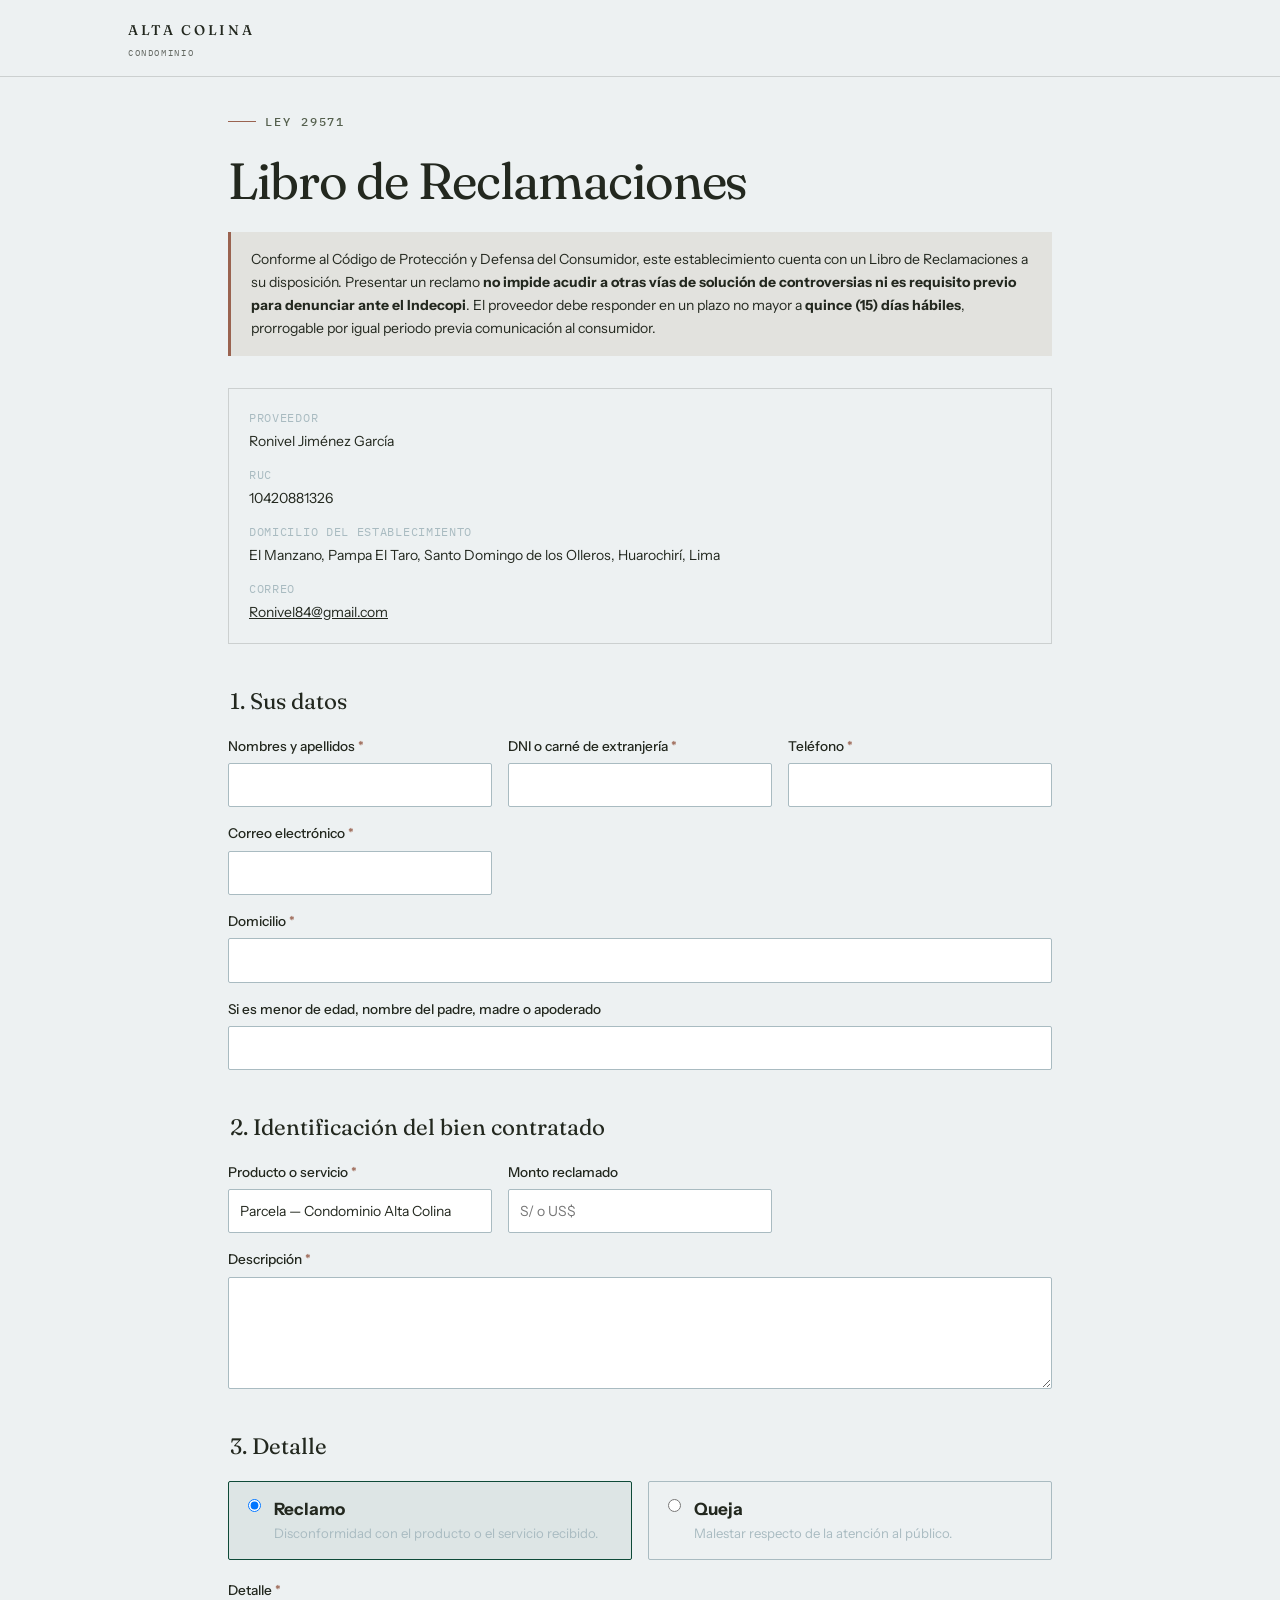
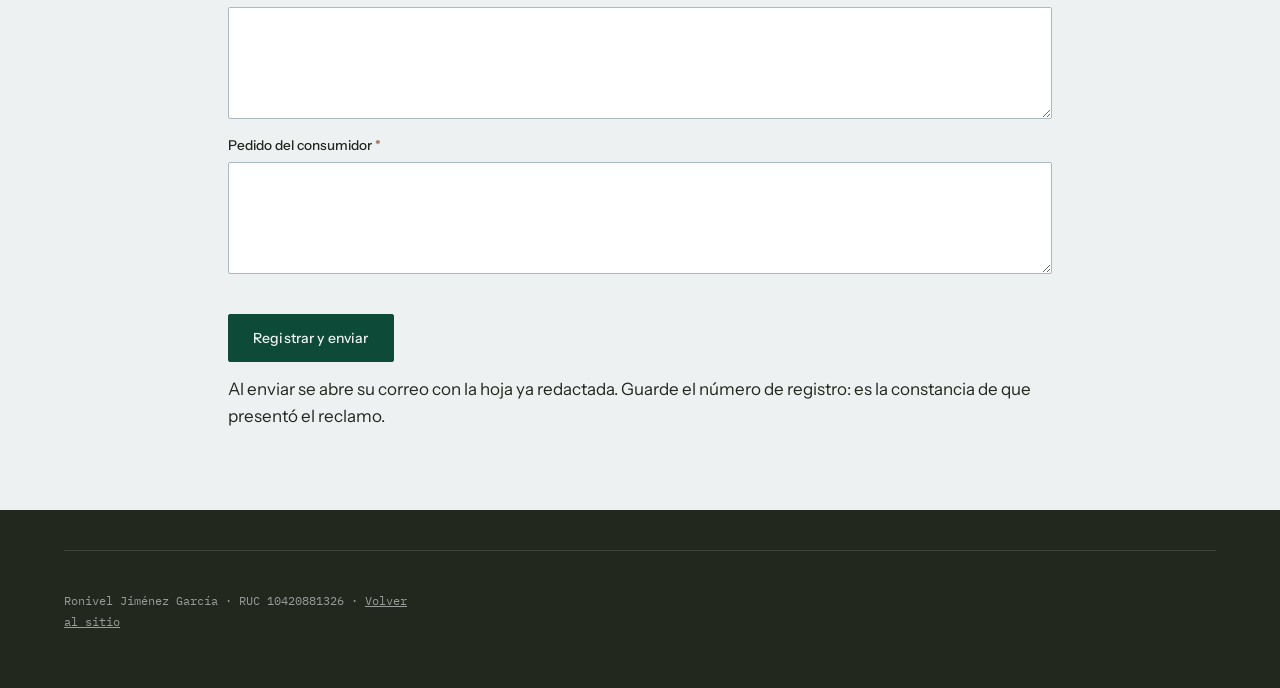
<file: libro-de-reclamaciones.html>
<!doctype html>
<html lang="es-PE">
<head>
<meta charset="utf-8">
<meta name="viewport" content="width=device-width, initial-scale=1">
<title>Libro de Reclamaciones — Alta Colina</title>
<meta name="description" content="Libro de Reclamaciones virtual del Condominio Alta Colina, conforme a la Ley 29571.">
<meta name="robots" content="noindex, follow">
<link rel="preconnect" href="https://fonts.googleapis.com">
<link rel="preconnect" href="https://fonts.gstatic.com" crossorigin>
<link rel="stylesheet" href="https://fonts.googleapis.com/css2?family=Fraunces:opsz,wght,SOFT,WONK@9..144,400,0..100,0..1&family=Instrument+Sans:wght@400;500;600&family=IBM+Plex+Mono:wght@400;500&display=swap">
<link rel="stylesheet" href="assets/estilos.css">
<style>
  /* la cabecera del sitio esta pensada para ir sobre el video oscuro del hero:
     su texto es claro. Aqui el fondo es claro, asi que hay que invertirla. */
  .cabecera { background: var(--garua-luz); border-block-end: var(--borde); }
  .cabecera .marca, .cabecera .marca__nombre { color: var(--pizarra); }
  .cabecera .marca__bajada { color: var(--seca); }   /* 5.49 sobre la garua clara */

  .lr { max-inline-size: 54rem; margin-inline: auto; padding: 7rem 1.25rem 5rem; }
  .lr h1 { margin-block: 0 1rem; }
  .lr__aviso { background: color-mix(in srgb, var(--arena) 22%, transparent);
    border-inline-start: 3px solid var(--ladrillo); padding: 1rem 1.25rem;
    margin-block: 1.5rem 2rem; font-size: var(--t-s); line-height: 1.65; }
  .lr__prov { border: var(--borde); padding: 1.25rem; margin-block-end: 2.5rem; font-size: var(--t-s); }
  .lr__prov dt { color: var(--garua-honda); font-family: var(--dato); font-size: .72rem;
    letter-spacing: .06em; text-transform: uppercase; }
  .lr__prov dd { margin: .15rem 0 .85rem; }
  .lr__prov dd:last-child { margin-block-end: 0; }
  .lr__grupo { border: 0; padding: 0; margin: 0 0 2.5rem; }
  .lr__grupo legend { font-family: var(--display); font-size: 1.4rem; margin-block-end: 1rem;
    font-variation-settings: "SOFT" 20, "WONK" 1; }
  .lr__campos { display: grid; gap: 1rem; grid-template-columns: repeat(auto-fit, minmax(15rem, 1fr)); }
  .lr__campo { display: flex; flex-direction: column; gap: .35rem; }
  .lr__campo--ancho { grid-column: 1 / -1; }
  .lr__campo label { font-size: .85rem; font-weight: 500; }
  .lr__campo input, .lr__campo textarea {
    font: inherit; font-size: var(--t-s); padding: .62rem .7rem;
    border: 1px solid var(--garua-honda); border-radius: var(--radio);
    background: #fff; color: var(--pizarra); }
  .lr__campo textarea { min-block-size: 7rem; resize: vertical; }
  .lr__campo input:focus-visible, .lr__campo textarea:focus-visible {
    outline: 2px solid var(--bosque); outline-offset: 1px; }
  .lr__req { color: var(--ladrillo); }
  .lr__tipos { display: flex; gap: 1rem; flex-wrap: wrap; }
  .lr__tipo { flex: 1 1 16rem; display: flex; gap: .6rem; align-items: flex-start;
    border: 1px solid var(--garua-honda); border-radius: var(--radio); padding: .9rem; cursor: pointer; }
  .lr__tipo:has(:checked) { border-color: var(--bosque);
    background: color-mix(in srgb, var(--bosque) 7%, transparent); }
  .lr__tipo b { display: block; }
  .lr__tipo em { display: block; font-style: normal; font-size: .82rem; color: var(--garua-honda); }
  .lr__constancia { border: 2px solid var(--bosque); border-radius: var(--radio);
    padding: 1.5rem; margin-block-start: 2.5rem;
    background: color-mix(in srgb, var(--bosque) 5%, transparent); }
  .lr__constancia h2 { margin-block: 0 .75rem; font-size: 1.3rem; }
  .lr__num { font-family: var(--dato); font-size: 1.45rem; color: var(--bosque); }
  .lr__acciones { display: flex; gap: .75rem; flex-wrap: wrap; margin-block-start: 1.25rem; }
  @media print {
    .cabecera, .pie, .lr__aviso, #lr-form, .lr__acciones { display: none !important; }
    .lr { padding-block-start: 0; }
  }
</style>
  <link rel="icon" href="https://alta-colina.com/favicon.ico" sizes="32x32">
  <link rel="icon" type="image/png" sizes="192x192" href="https://alta-colina.com/assets/icono-192.png">
  <link rel="apple-touch-icon" sizes="180x180" href="https://alta-colina.com/assets/icono-180.png">
</head>
<body>

<header class="cabecera">
  <div class="envoltura cabecera__cuerpo">
    <a class="marca" href="index.html">
      <span class="marca__texto">
        <span class="marca__nombre">ALTA COLINA</span>
        <span class="marca__bajada">CONDOMINIO</span>
      </span>
    </a>
  </div>
</header>

<main class="lr">
  <p class="rotulo">Ley 29571</p>
  <h1 class="titulo-seccion">Libro de Reclamaciones</h1>

  <div class="lr__aviso">
    Conforme al Código de Protección y Defensa del Consumidor, este establecimiento
    cuenta con un Libro de Reclamaciones a su disposición. Presentar un reclamo
    <b>no impide acudir a otras vías de solución de controversias ni es requisito
    previo para denunciar ante el Indecopi</b>. El proveedor debe responder en un plazo
    no mayor a <b>quince (15) días hábiles</b>, prorrogable por igual periodo previa
    comunicación al consumidor.
  </div>

  <dl class="lr__prov">
    <dt>Proveedor</dt><dd>Ronivel Jiménez García</dd>
    <dt>RUC</dt><dd>10420881326</dd>
    <dt>Domicilio del establecimiento</dt>
    <dd>El Manzano, Pampa El Taro, Santo Domingo de los Olleros, Huarochirí, Lima</dd>
    <dt>Correo</dt><dd><a href="mailto:Ronivel84@gmail.com">Ronivel84@gmail.com</a></dd>
  </dl>

  <form id="lr-form" novalidate>
    <fieldset class="lr__grupo">
      <legend>1. Sus datos</legend>
      <div class="lr__campos">
        <div class="lr__campo">
          <label for="nombre">Nombres y apellidos <span class="lr__req">*</span></label>
          <input id="nombre" name="nombre" required autocomplete="name"></div>
        <div class="lr__campo">
          <label for="doc">DNI o carné de extranjería <span class="lr__req">*</span></label>
          <input id="doc" name="doc" required inputmode="numeric"></div>
        <div class="lr__campo">
          <label for="tel">Teléfono <span class="lr__req">*</span></label>
          <input id="tel" name="tel" type="tel" required autocomplete="tel"></div>
        <div class="lr__campo">
          <label for="correo">Correo electrónico <span class="lr__req">*</span></label>
          <input id="correo" name="correo" type="email" required autocomplete="email"></div>
        <div class="lr__campo lr__campo--ancho">
          <label for="domicilio">Domicilio <span class="lr__req">*</span></label>
          <input id="domicilio" name="domicilio" required autocomplete="street-address"></div>
        <div class="lr__campo lr__campo--ancho">
          <label for="tutor">Si es menor de edad, nombre del padre, madre o apoderado</label>
          <input id="tutor" name="tutor"></div>
      </div>
    </fieldset>

    <fieldset class="lr__grupo">
      <legend>2. Identificación del bien contratado</legend>
      <div class="lr__campos">
        <div class="lr__campo">
          <label for="bien">Producto o servicio <span class="lr__req">*</span></label>
          <input id="bien" name="bien" required value="Parcela — Condominio Alta Colina"></div>
        <div class="lr__campo">
          <label for="monto">Monto reclamado</label>
          <input id="monto" name="monto" inputmode="decimal" placeholder="S/ o US$"></div>
        <div class="lr__campo lr__campo--ancho">
          <label for="descripcion">Descripción <span class="lr__req">*</span></label>
          <textarea id="descripcion" name="descripcion" required></textarea></div>
      </div>
    </fieldset>

    <fieldset class="lr__grupo">
      <legend>3. Detalle</legend>
      <div class="lr__tipos">
        <label class="lr__tipo">
          <input type="radio" name="tipo" value="RECLAMO" checked>
          <span><b>Reclamo</b><em>Disconformidad con el producto o el servicio recibido.</em></span>
        </label>
        <label class="lr__tipo">
          <input type="radio" name="tipo" value="QUEJA">
          <span><b>Queja</b><em>Malestar respecto de la atención al público.</em></span>
        </label>
      </div>
      <div class="lr__campos" style="margin-block-start:1.25rem">
        <div class="lr__campo lr__campo--ancho">
          <label for="detalle">Detalle <span class="lr__req">*</span></label>
          <textarea id="detalle" name="detalle" required></textarea></div>
        <div class="lr__campo lr__campo--ancho">
          <label for="pedido">Pedido del consumidor <span class="lr__req">*</span></label>
          <textarea id="pedido" name="pedido" required></textarea></div>
      </div>
    </fieldset>

    <button class="boton boton--principal" type="submit">Registrar y enviar</button>
    <p class="nota" style="margin-block-start:.85rem">
      Al enviar se abre su correo con la hoja ya redactada. Guarde el número de registro:
      es la constancia de que presentó el reclamo.
    </p>
  </form>

  <section class="lr__constancia" id="lr-constancia" hidden aria-live="polite">
    <h2>Constancia de registro</h2>
    <p>Número de registro: <b class="lr__num" id="lr-num"></b></p>
    <p class="nota" id="lr-fecha"></p>
    <p style="margin-block-start:1rem">
      Conserve este número. El proveedor debe responderle en un plazo no mayor a
      <b>15 días hábiles</b>.
    </p>
    <div class="lr__acciones">
      <button class="boton" type="button" id="lr-imprimir">Imprimir o guardar en PDF</button>
      <a class="boton" id="lr-copia" href="#">Descargar copia</a>
    </div>
  </section>
</main>

<footer class="pie">
  <div class="envoltura pie__cuerpo">
    <div class="pie__datos">
      <p class="pie__legal">
        Ronivel Jiménez García · RUC 10420881326 · <a href="index.html">Volver al sitio</a>
      </p>
    </div>
  </div>
</footer>

<script>
(() => {
  const f = document.getElementById("lr-form");
  const caja = document.getElementById("lr-constancia");
  document.getElementById("lr-imprimir").addEventListener("click", () => window.print());

  f.addEventListener("submit", (ev) => {
    ev.preventDefault();
    if (!f.reportValidity()) return;

    const d = new FormData(f);
    const ahora = new Date();
    const p = (n) => String(n).padStart(2, "0");
    // correlativo legible y unico en la practica: fecha + hora del registro
    const num = "AC-" + ahora.getFullYear() + p(ahora.getMonth() + 1) + p(ahora.getDate())
              + "-" + p(ahora.getHours()) + p(ahora.getMinutes()) + p(ahora.getSeconds());
    const L = (k, v) => (v ? k + ": " + v + "\n" : "");

    const cuerpo =
      "LIBRO DE RECLAMACIONES - CONDOMINIO ALTA COLINA\n" +
      "Ley 29571, Codigo de Proteccion y Defensa del Consumidor\n\n" +
      "N. de registro: " + num + "\n" +
      "Fecha: " + ahora.toLocaleString("es-PE") + "\n\n" +
      "PROVEEDOR\n" +
      "Ronivel Jimenez Garcia - RUC 10420881326\n" +
      "El Manzano, Pampa El Taro, Santo Domingo de los Olleros, Huarochiri, Lima\n\n" +
      "CONSUMIDOR\n" +
      L("Nombre", d.get("nombre")) + L("Documento", d.get("doc")) +
      L("Telefono", d.get("tel")) + L("Correo", d.get("correo")) +
      L("Domicilio", d.get("domicilio")) + L("Apoderado", d.get("tutor")) +
      "\nBIEN CONTRATADO\n" +
      L("Producto o servicio", d.get("bien")) + L("Monto reclamado", d.get("monto")) +
      L("Descripcion", d.get("descripcion")) +
      "\n" + d.get("tipo") + "\n" +
      L("Detalle", d.get("detalle")) + L("Pedido", d.get("pedido")) +
      "\nEl proveedor debe responder en un plazo no mayor a 15 dias habiles.\n";

    document.getElementById("lr-num").textContent = num;
    document.getElementById("lr-fecha").textContent = "Registrado el " + ahora.toLocaleString("es-PE");

    const a = document.getElementById("lr-copia");
    a.href = URL.createObjectURL(new Blob([cuerpo], { type: "text/plain;charset=utf-8" }));
    a.download = num + ".txt";

    caja.hidden = false;
    caja.scrollIntoView({ behavior: "smooth", block: "start" });

    location.href = "mailto:Ronivel84@gmail.com"
      + "?subject=" + encodeURIComponent(d.get("tipo") + " " + num + " - Libro de Reclamaciones Alta Colina")
      + "&body=" + encodeURIComponent(cuerpo);
  });
})();
</script>
</body>
</html>
</file>
<file: assets/estilos.css>
/* ============================================================
   ALTA COLINA — Condominio
   Paleta muestreada de las fotos del terreno. Ver direccion-de-arte.md
   ============================================================ */

:root {
  /* --- color: del sitio, no de una tendencia --- */
  --garua-luz:   #EDF1F2;  /* neblina abierta — fondo base            */
  --garua:       #D6E0E3;  /* neblina — bloques y bordes suaves       */
  --garua-honda: #A9BBC1;  /* neblina cerrada — trazos, apoyos        */
  --loma:        #3F4E26;  /* vegetación del cerro                    */
  --loma-honda:  #2B3719;  /* la misma, en sombra                     */
  --pizarra:     #23281F;  /* el portón negro — texto                 */
  --pizarra-sua: #55604E;  /* texto secundario                        */
  --ladrillo:    #9A6350;  /* el cara vista del pórtico               */
  --arena:       #B9AE96;  /* tierra ocre seca                        */
  --bosque:      #0E4A38;  /* el verde exacto del logo — SOLO acción  */
  --bosque-vivo: #12694E;

  --papel:       var(--garua-luz);
  --tinta:       var(--pizarra);

  /* --- tipografía --- */
  --display: "Fraunces", "Iowan Old Style", Georgia, serif;
  --cuerpo:  "Instrument Sans", system-ui, -apple-system, "Segoe UI", sans-serif;
  --dato:    "IBM Plex Mono", ui-monospace, "Cascadia Code", monospace;
  --marca:   "Cinzel", var(--display);

  /* --- escala: potencias de 1.5 sobre 16px --- */
  --t-xs:   0.75rem;
  --t-s:    0.875rem;
  --t-base: 1.0625rem;
  --t-m:    clamp(1.25rem, 1.1rem + 0.7vw, 1.6rem);
  --t-l:    clamp(2rem, 1.5rem + 2.1vw, 3.25rem);
  --t-xl:   clamp(2.4rem, 1.6rem + 3.8vw, 5rem);
  --t-xxl:  clamp(3rem, 1.6rem + 6.4vw, 7.5rem);

  /* --- ritmo --- */
  --aire:    clamp(4.5rem, 9vw, 10rem);   /* entre secciones */
  --margen:  clamp(1.25rem, 5vw, 5.5rem); /* lateral         */
  --ancho:   76rem;
  --lectura: 38rem;

  --borde: 1px solid color-mix(in srgb, var(--pizarra) 16%, transparent);
  --radio: 2px;                            /* casi recto: es arquitectura */

  /* --- espaciado: solo multiplos de 4px ---
     0.25 · 0.5 · 0.75 · 1 · 1.25 · 1.5 · 2 · 2.5 · 3 · 3.5 · 4 · 5 · 6 · 8 rem */

  /* --- profundidad: tres alturas, no mas --- */
  --alza:    0 1px 2px rgb(35 40 31 / .05);                                  /* apenas levantado */
  --flota:   0 1px 2px rgb(35 40 31 / .05), 0 12px 32px -18px rgb(35 40 31 / .28);
  --encima:  0 18px 44px -20px rgb(35 40 31 / .55);                          /* sobre todo lo demas */
}

/* ============================================================
   BASE
   ============================================================ */

*, *::before, *::after { box-sizing: border-box; }

html { -webkit-text-size-adjust: 100%; scroll-behavior: smooth; }
@media (prefers-reduced-motion: reduce) { html { scroll-behavior: auto; } }

/* Fraunces es variable: que el tamano optico lo siga solo en vez de clavarlo.
   Antes se clavaba opsz 110 en titulares que en 360px renderizan a 32px. */
h1, h2, h3, .titulo-seccion, .banda__frase { font-optical-sizing: auto; }
body {
  font-synthesis-weight: none;
  font-synthesis-style: none;
  margin: 0;
  background: var(--papel);
  color: var(--tinta);
  font-family: var(--cuerpo);
  font-size: var(--t-base);
  line-height: 1.6;
  font-synthesis-weight: none;
  -webkit-font-smoothing: antialiased;
  overflow-x: hidden;
}

img, svg, video { display: block; max-width: 100%; }
img, video { height: auto; }

h1, h2, h3 {
  font-family: var(--display);
  font-weight: 400;
  font-variation-settings: "SOFT" 20, "WONK" 1;
  line-height: 1.04;
  letter-spacing: -0.022em;
  text-wrap: balance;
  margin: 0;
}

p { margin: 0; text-wrap: pretty; }

a { color: inherit; }

:focus-visible {
  outline: 2px solid var(--bosque);
  outline-offset: 3px;
  border-radius: var(--radio);
}

::selection { background: var(--loma); color: var(--garua-luz); }

/* ============================================================
   PIEZAS COMPARTIDAS
   ============================================================ */

.envoltura {
  width: min(100% - var(--margen) * 2, var(--ancho));
  margin-inline: auto;
}

/* la cabecera fija de ~70px tapaba el titular en los cuatro enlaces del nav */
main > section { scroll-margin-top: 5rem; }

.seccion { padding-block: var(--aire); }

/* etiqueta técnica — el lenguaje del plano */
.rotulo {
  font-family: var(--dato);
  font-size: var(--t-xs);
  font-weight: 500;
  letter-spacing: 0.16em;
  text-transform: uppercase;
  color: var(--pizarra-sua);
  display: flex;
  align-items: center;
  gap: 0.75em;
  margin: 0 0 1.5rem;
}
.rotulo::before {
  content: "";
  inline-size: 1.75rem;
  block-size: 1px;
  background: var(--ladrillo);
  flex: none;
}

.titulo-seccion {
  font-size: var(--t-l);
  max-width: 18ch;
  font-variation-settings: "SOFT" 24, "WONK" 1;
}

.bajada {
  max-width: var(--lectura);
  color: var(--pizarra-sua);
  font-size: var(--t-m);
  line-height: 1.5;
  margin-top: 1.5rem;
}

/* --- botones --- */
.boton {
  --fondo: var(--bosque);
  --texto: var(--garua-luz);
  display: inline-flex;
  align-items: center;
  justify-content: center;
  gap: 0.6em;
  min-block-size: 3rem;
  padding: 0.75rem 1.5rem;
  background: var(--fondo);
  color: var(--texto);
  border: 1px solid var(--fondo);
  border-radius: var(--radio);
  font: 500 var(--t-s) / 1 var(--cuerpo);
  letter-spacing: 0.01em;
  text-decoration: none;
  cursor: pointer;
  transition: background .25s, color .25s, border-color .25s, transform .25s;
}
.boton:hover { background: var(--bosque-vivo); border-color: var(--bosque-vivo); transform: translateY(-1px); }
.boton:active { transform: translateY(0); }

.boton--linea {
  --fondo: transparent;
  --texto: currentColor;
  border-color: color-mix(in srgb, currentColor 34%, transparent);
}
.boton--linea:hover {
  background: color-mix(in srgb, currentColor 8%, transparent);
  border-color: currentColor;
  transform: translateY(-1px);
}

.boton svg { inline-size: 1.15em; block-size: 1.15em; flex: none; }

/* ============================================================
   MOVIMIENTO — reveals en CSS puro, sin JavaScript
   ============================================================ */

@media (prefers-reduced-motion: no-preference) {
  @supports (animation-timeline: view()) {
    .revela {
      animation: surgir linear both;
      animation-timeline: view();
      animation-range: entry 5% cover 26%;
    }
    @keyframes surgir {
      from { opacity: 0; transform: translateY(1.75rem); }
      to   { opacity: 1; transform: none; }
    }
  }
}

/* ============================================================
   CABECERA
   ============================================================ */

.cabecera {
  position: fixed;
  inset-block-start: 0;
  inset-inline: 0;
  z-index: 60;
  display: flex;
  align-items: center;
  justify-content: space-between;
  gap: 1rem;
  padding: 1rem var(--margen);
  color: var(--garua-luz);
  transition: background .4s, color .4s, backdrop-filter .4s, box-shadow .4s;
}
.cabecera[data-pegada="si"] {
  background: color-mix(in srgb, var(--garua-luz) 88%, transparent);
  backdrop-filter: blur(14px) saturate(1.3);
  color: var(--pizarra);
  box-shadow: 0 1px 0 color-mix(in srgb, var(--pizarra) 12%, transparent);
}

.marca {
  display: flex;
  align-items: center;
  gap: 0.75rem;
  text-decoration: none;
  color: inherit;
}
.marca__cerro { inline-size: 2.5rem; color: currentColor; flex: none; }
.marca__nombre {
  font-family: var(--marca);
  font-size: var(--t-s);
  font-weight: 500;
  letter-spacing: 0.19em;
  line-height: 1;
}
.marca__bajada {
  display: block;
  font-family: var(--dato);
  font-size: 0.5625rem;
  letter-spacing: 0.18em;
  opacity: .68;
  margin-top: 0.28em;
}

.navegacion { display: flex; align-items: center; gap: 2rem; }
.navegacion a {
  font-size: var(--t-s);
  text-decoration: none;
  opacity: .82;
  transition: opacity .2s;
}
.navegacion a:hover { opacity: 1; }
@media (max-width: 60rem) { .navegacion__enlaces { display: none; } }

/* ============================================================
   PORTADA
   ============================================================ */

.portada {
  position: relative;
  min-block-size: 100svh;
  display: grid;
  align-content: end;
  padding: var(--margen);
  padding-block-end: clamp(2.5rem, 6vh, 5rem);
  color: var(--garua-luz);
  isolation: isolate;
  overflow: hidden;
}

.portada__fondo {
  position: absolute;
  inset: 0;
  z-index: -2;
}
.portada__fondo img,
.portada__fondo video {
  inline-size: 100%;
  block-size: 100%;
  object-fit: cover;
  object-position: 50% 42%;
}

/* la neblina: velo frío que ata la foto a la paleta */
.portada__velo {
  position: absolute;
  inset: 0;
  z-index: -1;
  /* el velo oscurece justo donde va el texto y deja respirar el cerro arriba */
  background:
    linear-gradient(to top,
      color-mix(in srgb, var(--pizarra) 90%, transparent) 0%,
      color-mix(in srgb, var(--pizarra) 76%, transparent) 30%,
      color-mix(in srgb, var(--pizarra) 58%, transparent) 52%,
      color-mix(in srgb, var(--pizarra) 22%, transparent) 78%,
      color-mix(in srgb, var(--pizarra) 42%, transparent) 100%),
    linear-gradient(160deg,
      color-mix(in srgb, var(--garua-honda) 26%, transparent),
      transparent 55%);
}

.portada__contenido {
  width: min(100%, var(--ancho));
  margin-inline: auto;
  display: grid;
  gap: 1.5rem;
}

.portada__rotulo {
  font-family: var(--dato);
  font-size: var(--t-xs);
  letter-spacing: 0.2em;
  text-transform: uppercase;
  color: color-mix(in srgb, var(--garua-luz) 94%, transparent);
  margin: 0;
}

.portada__titular {
  font-size: var(--t-xxl);
  max-width: 15ch;
  font-variation-settings: "SOFT" 30, "WONK" 1;
}

.portada__bajada {
  max-width: 46ch;
  font-size: var(--t-m);
  line-height: 1.45;
  color: color-mix(in srgb, var(--garua-luz) 88%, transparent);
}

.portada__acciones { display: flex; flex-wrap: wrap; gap: 0.75rem; margin-top: 0.5rem; }

/* la cinta de datos: el proyecto hablando en números */
.cinta {
  display: flex;
  flex-wrap: wrap;
  gap: 0 clamp(1.5rem, 4vw, 3.5rem);
  margin-top: 2rem;
  padding-top: 1.5rem;
  border-top: 1px solid color-mix(in srgb, currentColor 26%, transparent);
}
.cinta__dato { display: grid; gap: 0.25rem; padding-block: 0.5rem; }
.cinta__cifra {
  font-family: var(--dato);
  font-size: clamp(1.1rem, 0.9rem + 0.8vw, 1.5rem);
  font-weight: 500;
  letter-spacing: -0.01em;
}
.cinta__pie {
  font-family: var(--dato);
  font-size: 0.625rem;
  letter-spacing: 0.16em;
  text-transform: uppercase;
  opacity: .7;
}

/* ============================================================
   EL LUGAR
   ============================================================ */

.lugar__texto p + p { margin-top: 1.25rem; }

.lugar__nota {
  margin-top: 2.5rem;
  padding: 1.5rem 1.5rem;
  background: var(--garua);
  border-inline-start: 2px solid var(--loma);
  border-radius: var(--radio);
  font-size: var(--t-s);
  color: var(--pizarra-sua);
}
.lugar__nota strong { color: var(--loma); font-weight: 600; }

.lugar__figura { display: grid; gap: 0.75rem; }
.lugar__figura img { inline-size: 100%; border-radius: var(--radio); }
.lugar__figura figcaption {
  font-family: var(--dato);
  font-size: var(--t-xs);
  letter-spacing: 0.06em;
  color: var(--pizarra-sua);
}

/* ============================================================
   QUÉ RECIBE
   ============================================================ */

.recibe { background: var(--loma); color: var(--garua-luz); }
.recibe .rotulo { color: color-mix(in srgb, var(--garua-luz) 72%, transparent); }
.recibe .rotulo::before { background: var(--arena); }

.lista-obra {
  list-style: none;
  margin: 3.5rem 0 0;
  padding: 0;
  display: grid;
  gap: 0;
  border-top: 1px solid color-mix(in srgb, var(--garua-luz) 22%, transparent);
}
@media (min-width: 48rem) { .lista-obra { grid-template-columns: 1fr 1fr; column-gap: clamp(2rem, 5vw, 5rem); } }

.lista-obra li {
  display: grid;
  grid-template-columns: 3.5rem 1fr;
  gap: 1.25rem;
  align-items: baseline;
  padding-block: 1.5rem;
  border-bottom: 1px solid color-mix(in srgb, var(--garua-luz) 22%, transparent);
}
.lista-obra__n {
  font-family: var(--dato);
  font-size: var(--t-xs);
  letter-spacing: 0.1em;
  color: var(--arena);
}
.lista-obra__t { font-size: var(--t-m); font-family: var(--display); line-height: 1.2; }
.lista-obra__d {
  display: block;
  font-family: var(--cuerpo);
  font-size: var(--t-s);
  color: color-mix(in srgb, var(--garua-luz) 74%, transparent);
  margin-top: 0.5rem;
  line-height: 1.55;
}

/* ============================================================
   LA FORMALIDAD — el bloque que vence el miedo
   ============================================================ */

.formalidad { background: var(--garua); }

.formalidad__cuerpo { display: grid; gap: clamp(2.5rem, 5vw, 4rem); }
@media (min-width: 62rem) { .formalidad__cuerpo { grid-template-columns: 1.15fr 1fr; align-items: center; } }

/* la partida como un documento */
.partida {
  background: var(--garua-luz);
  border: var(--borde);
  border-radius: var(--radio);
  padding: clamp(1.5rem, 4vw, 2.5rem);
  box-shadow: var(--flota);
}
.partida__encabezado {
  font-family: var(--dato);
  font-size: 0.625rem;
  letter-spacing: 0.17em;
  text-transform: uppercase;
  color: var(--pizarra-sua);
  padding-bottom: 1rem;
  border-bottom: var(--borde);
}
.partida__numero {
  font-family: var(--dato);
  font-size: clamp(2rem, 1.2rem + 3.4vw, 3.4rem);
  font-weight: 500;
  letter-spacing: -0.02em;
  margin: 1.25rem 0 0.25rem;
  color: var(--loma);
}
.partida__glosa { font-size: var(--t-s); color: var(--pizarra-sua); }
.partida__filas { margin-top: 1.5rem; display: grid; gap: 0; }
.partida__fila {
  display: flex;
  justify-content: space-between;
  align-items: baseline;
  gap: 1rem;
  padding-block: 0.75rem;
  border-top: var(--borde);
  font-size: var(--t-s);
}
.partida__fila dt { color: var(--pizarra-sua); }
.partida__fila dd { margin: 0; font-family: var(--dato); font-size: var(--t-xs); text-align: end; }

.sello {
  display: inline-flex;
  align-items: center;
  gap: 0.5em;
  margin-top: 1.5rem;
  padding: 0.5rem 1rem;
  background: color-mix(in srgb, var(--bosque) 10%, transparent);
  color: var(--bosque);
  border: 1px solid color-mix(in srgb, var(--bosque) 30%, transparent);
  border-radius: 999px;
  font-family: var(--dato);
  font-size: var(--t-xs);
  letter-spacing: 0.05em;
}
.sello svg { inline-size: 1em; block-size: 1em; }

/* ============================================================
   EL PLANO VIVO — la pieza firma
   ============================================================ */

.plano { background: var(--pizarra); color: var(--garua-luz); overflow: hidden; }
.plano .rotulo { color: color-mix(in srgb, var(--garua-luz) 66%, transparent); }
.plano .rotulo::before { background: var(--ladrillo); }
.plano .bajada { color: color-mix(in srgb, var(--garua-luz) 76%, transparent); }

.plano__cabeza {
  display: grid;
  gap: 2rem;
  margin-bottom: 3rem;
}
@media (min-width: 62rem) {
  .plano__cabeza { grid-template-columns: 1fr auto; align-items: end; }
}

.leyenda { display: flex; flex-wrap: wrap; gap: 1.25rem; }
.leyenda__item {
  display: flex;
  align-items: center;
  gap: 0.5em;
  font-family: var(--dato);
  font-size: var(--t-xs);
  letter-spacing: 0.08em;
  text-transform: uppercase;
  color: color-mix(in srgb, var(--garua-luz) 76%, transparent);
}
.leyenda__muestra {
  inline-size: 0.9rem;
  block-size: 0.9rem;
  border-radius: 1px;
  flex: none;
  border: 1px solid color-mix(in srgb, var(--garua-luz) 30%, transparent);
}
.leyenda__muestra[data-estado="disponible"] { background: #C9D6DB; }
.leyenda__muestra[data-estado="reservada"]  { background: var(--arena); }
.leyenda__muestra[data-estado="vendida"]    { background: #4A5341; }

.plano__lienzo {
  position: relative;
  background: color-mix(in srgb, var(--garua-luz) 4%, transparent);
  border: 1px solid color-mix(in srgb, var(--garua-luz) 14%, transparent);
  border-radius: var(--radio);
  padding: clamp(0.75rem, 2vw, 1.5rem);
  touch-action: pan-y pinch-zoom;
}

.plano__svg { inline-size: 100%; block-size: auto; overflow: visible; }

/* el camino y las areas verdes del plano OFICIAL: son sub-parcelas reales
   (106 el camino de servidumbre, 17 y 85 las areas comunes), no adornos */
.plano__camino-of { fill: var(--ladrillo); opacity: .92; }
.plano__verde-of  { fill: #7E9B5E; opacity: .5; }

.plano__terreno { fill: #E4EBE0; stroke: color-mix(in srgb, var(--garua-luz) 26%, transparent); stroke-width: 2; }
.plano__verde   { fill: #7E9B5E; opacity: .55; }
.plano__camino  { fill: var(--ladrillo); opacity: .9; }

.parcela {
  /* el relleno solo nunca llega a 3:1 contra un terreno de valor medio:
     medido, 1.57 y 1.50. Quien carga el borde es el trazo. */
  fill: var(--garua-luz);
  stroke: var(--seca);          /* 5.13 sobre el terreno #E4EBE0 */
  stroke-width: 1.5;
  cursor: pointer;
  transition: fill .18s ease, stroke .18s ease;
}
.parcela:hover,
.parcela:focus-visible { fill: #FFFFFF; stroke: var(--bosque); stroke-width: 3; outline: none; }
.parcela[data-estado="reservada"] { fill: var(--arena); }
.parcela[data-estado="vendida"]   { fill: #4A5341; stroke: #3A4234; cursor: default; }
.parcela[data-estado="vendida"]:hover { fill: #4A5341; stroke: #3A4234; stroke-width: 1; }
.parcela[aria-current="true"] { fill: #FFFFFF; stroke: var(--bosque); stroke-width: 4; }

.parcela__num {
  font-family: var(--dato);
  font-size: 15px;
  fill: var(--pizarra);
  text-anchor: middle;
  dominant-baseline: middle;
  pointer-events: none;
  user-select: none;
}
.parcela__num[data-estado="vendida"] { fill: color-mix(in srgb, #FFF 62%, transparent); }

.ficha {
  position: absolute;
  inset-block-end: clamp(0.75rem, 2vw, 1.5rem);
  inset-inline-start: clamp(0.75rem, 2vw, 1.5rem);
  inline-size: min(20rem, calc(100% - 1.5rem));
  background: var(--garua-luz);
  color: var(--pizarra);
  border-radius: var(--radio);
  padding: 1.25rem 1.5rem;
  box-shadow: var(--encima);
  display: grid;
  gap: 1rem;
  opacity: 0;
  transform: translateY(0.75rem);
  pointer-events: none;
  transition: opacity .22s, transform .22s;
}
.ficha[data-visible="si"] { opacity: 1; transform: none; pointer-events: auto; }

.ficha__cabeza { display: flex; align-items: baseline; justify-content: space-between; gap: 1rem; }
.ficha__num { font-family: var(--dato); font-size: 1.5rem; font-weight: 500; letter-spacing: -0.02em; }
.ficha__estado {
  font-family: var(--dato);
  font-size: 0.625rem;
  letter-spacing: 0.14em;
  text-transform: uppercase;
  padding: 0.3em 0.7em;
  border-radius: 999px;
  background: color-mix(in srgb, var(--bosque) 12%, transparent);
  color: var(--bosque);
}
.ficha__estado[data-estado="reservada"] { background: color-mix(in srgb, var(--ladrillo) 16%, transparent); color: #7A4A38; }
.ficha__estado[data-estado="vendida"]   { background: color-mix(in srgb, var(--pizarra) 10%, transparent); color: var(--pizarra-sua); }

.ficha__datos { display: grid; gap: 0.25rem; font-size: var(--t-s); color: var(--pizarra-sua); }
.ficha__datos b { font-family: var(--dato); font-weight: 500; color: var(--pizarra); }
.ficha__cerrar {
  position: absolute;
  inset-block-start: 0.5rem;
  inset-inline-end: 0.5rem;
  inline-size: 2rem;
  block-size: 2rem;
  display: grid;
  place-items: center;
  background: none;
  border: 0;
  border-radius: var(--radio);
  color: var(--pizarra-sua);
  cursor: pointer;
  font-size: 1.1rem;
  line-height: 1;
}
.ficha__cerrar:hover { background: var(--garua); color: var(--pizarra); }

.plano__pie {
  margin-top: 1.5rem;
  font-family: var(--dato);
  font-size: var(--t-xs);
  line-height: 1.7;
  color: color-mix(in srgb, var(--garua-luz) 55%, transparent);
  max-width: 60ch;
}

/* ============================================================
   SU CASA — los planos que entregan
   ============================================================ */

.laminas { display: grid; gap: 1.5rem; margin-top: 3.5rem; }
@media (min-width: 48rem) { .laminas { grid-template-columns: 1fr 1fr; } }

.lamina {
  background: #FFFFFF;
  box-shadow: var(--alza);
  border: var(--borde);
  border-radius: var(--radio);
  padding: 1.25rem;
  display: grid;
  gap: 1rem;
}
.lamina img { inline-size: 100%; }
.lamina figcaption {
  display: flex;
  justify-content: space-between;
  gap: 1rem;
  font-family: var(--dato);
  font-size: var(--t-xs);
  letter-spacing: 0.06em;
  color: var(--pizarra-sua);
  padding-top: 1rem;
  border-top: var(--borde);
}

/* ============================================================
   RECORRIDO — galería que crece sola
   ============================================================ */

.recorrido__vacio {
  margin-top: 3.5rem;
  padding: clamp(2rem, 6vw, 4rem);
  border: 1px dashed color-mix(in srgb, var(--pizarra) 22%, transparent);
  border-radius: var(--radio);
  text-align: center;
  color: var(--pizarra-sua);
  font-size: var(--t-s);
}

.visor {
  border: 0;
  padding: 0;
  background: transparent;
  max-inline-size: 100%;
  max-block-size: 100%;
  inline-size: 100%;
  block-size: 100%;
}
.visor::backdrop { background: color-mix(in srgb, var(--pizarra) 92%, transparent); backdrop-filter: blur(4px); }
.visor__caja { display: grid; place-items: center; block-size: 100%; padding: clamp(1rem, 4vw, 3rem); }
.visor__caja img, .visor__caja video { max-block-size: 84svh; max-inline-size: 100%; inline-size: auto; border-radius: var(--radio); }
.visor__pie {
  margin-top: 1rem;
  color: var(--garua-luz);
  font-family: var(--dato);
  font-size: var(--t-xs);
  text-align: center;
}
.visor__cerrar {
  position: fixed;
  inset-block-start: 1rem;
  inset-inline-end: 1rem;
  inline-size: 3rem;
  block-size: 3rem;
  display: grid;
  place-items: center;
  background: color-mix(in srgb, var(--garua-luz) 14%, transparent);
  color: var(--garua-luz);
  border: 0;
  border-radius: 999px;
  cursor: pointer;
  font-size: 1.4rem;
  line-height: 1;
}
.visor__cerrar:hover { background: color-mix(in srgb, var(--garua-luz) 26%, transparent); }

/* ============================================================
   LOS ALREDEDORES
   ============================================================ */

.alrededores__grilla {
  margin-top: 3.5rem;
  display: grid;
  gap: 1.5rem;
  grid-template-columns: repeat(auto-fit, minmax(min(17rem, 100%), 1fr));
}

.vecino { margin: 0; display: grid; gap: 1rem; }
.vecino__foto {
  border-radius: var(--radio);
  overflow: hidden;
  aspect-ratio: 4 / 3;
  background: var(--garua);
  box-shadow: var(--alza);
}
.vecino__foto img { inline-size: 100%; block-size: 100%; object-fit: cover; transition: transform .6s cubic-bezier(.2,.7,.3,1); }
.vecino:hover .vecino__foto img { transform: scale(1.04); }
.vecino__nombre { font-family: var(--display); font-size: var(--t-m); line-height: 1.2; }
.vecino__glosa { font-size: var(--t-s); color: var(--pizarra-sua); margin-top: 0.5rem; }

/* ============================================================
   CÓMO LLEGAR
   ============================================================ */

.llegar { background: var(--garua); }
.llegar__cuerpo { display: grid; gap: clamp(2rem, 5vw, 4rem); }
@media (min-width: 62rem) { .llegar__cuerpo { grid-template-columns: 1fr 1.2fr; align-items: center; } }

.ruta { list-style: none; margin: 2.5rem 0 0; padding: 0; display: grid; gap: 0; }
.ruta li {
  display: grid;
  grid-template-columns: 4.5rem 1fr;
  gap: 1.25rem;
  align-items: baseline;
  padding-block: 1rem;
  border-top: var(--borde);
  font-size: var(--t-s);
}
.ruta li:last-child { border-bottom: var(--borde); }
.ruta__km { font-family: var(--dato); font-size: var(--t-xs); color: var(--ladrillo); letter-spacing: 0.06em; }

.mapa {
  border-radius: var(--radio);
  overflow: hidden;
  border: var(--borde);
  background: var(--garua-luz);
  aspect-ratio: 4 / 3;
}
.mapa iframe { inline-size: 100%; block-size: 100%; border: 0; }

/* ============================================================
   VISITA — el cierre
   ============================================================ */

.visita { background: var(--pizarra); color: var(--garua-luz); }
.visita .rotulo { color: color-mix(in srgb, var(--garua-luz) 66%, transparent); }
.visita .rotulo::before { background: var(--ladrillo); }

.visita__titular { font-size: var(--t-xl); max-width: 16ch; }
.visita__bajada {
  margin-top: 1.5rem;
  max-width: 44ch;
  font-size: var(--t-m);
  color: color-mix(in srgb, var(--garua-luz) 78%, transparent);
}
.visita__acciones { display: flex; flex-wrap: wrap; gap: 0.75rem; margin-top: 2.5rem; }

.canales {
  margin-top: 4rem;
  padding-top: 2.5rem;
  border-top: 1px solid color-mix(in srgb, var(--garua-luz) 20%, transparent);
  display: grid;
  gap: 2rem;
  grid-template-columns: repeat(auto-fit, minmax(min(13rem, 100%), 1fr));
}
.canal { display: grid; gap: 0.5rem; }
.canal dt {
  font-family: var(--dato);
  font-size: 0.625rem;
  letter-spacing: 0.16em;
  text-transform: uppercase;
  color: color-mix(in srgb, var(--garua-luz) 60%, transparent);
}
.canal dd { margin: 0; }
.canal a { text-decoration: none; border-bottom: 1px solid color-mix(in srgb, currentColor 30%, transparent); transition: border-color .2s; }
.canal a:hover { border-color: currentColor; }

/* ============================================================
   PIE
   ============================================================ */

.pie {
  background: var(--pizarra);
  color: color-mix(in srgb, var(--garua-luz) 58%, transparent);
  padding: 2.5rem 0 3.5rem;
  font-size: var(--t-xs);
}
.pie__cuerpo {
  display: flex;
  flex-wrap: wrap;
  gap: 1rem 2rem;
  align-items: center;
  justify-content: space-between;
  padding-top: 2.5rem;
  border-top: 1px solid color-mix(in srgb, var(--garua-luz) 14%, transparent);
}
.pie__legal { font-family: var(--dato); line-height: 1.7; max-width: 52ch; }

/* ============================================================
   WHATSAPP FLOTANTE — la acción, siempre a la mano
   ============================================================ */

.flotante {
  position: fixed;
  inset-block-end: 1.25rem;
  inset-inline-end: 1.25rem;
  z-index: 70;
  display: inline-flex;
  align-items: center;
  gap: 0.65em;
  min-block-size: 3.25rem;
  padding: 1rem 1.25rem;
  background: var(--bosque);
  color: var(--garua-luz);
  border-radius: 999px;
  text-decoration: none;
  font: 500 var(--t-s) / 1 var(--cuerpo);
  box-shadow: 0 10px 30px -10px rgb(14 74 56 / .65);
  transition: transform .25s, background .25s, box-shadow .25s;
}
.flotante:hover { background: var(--bosque-vivo); transform: translateY(-2px); box-shadow: 0 14px 34px -10px rgb(14 74 56 / .7); }
.flotante svg { inline-size: 1.35em; block-size: 1.35em; flex: none; }
@media (max-width: 30rem) {
  .flotante__texto { position: absolute; inline-size: 1px; block-size: 1px; overflow: hidden; clip-path: inset(50%); }
  .flotante { padding: 1rem; }
}

/* ============================================================
   UTILIDADES
   ============================================================ */

.solo-lectores {
  position: absolute;
  inline-size: 1px;
  block-size: 1px;
  padding: 0;
  margin: -1px;
  overflow: hidden;
  clip-path: inset(50%);
  white-space: nowrap;
}

.saltar {
  position: absolute;
  inset-block-start: -100%;
  inset-inline-start: 1rem;
  z-index: 100;
  padding: 0.75rem 1.25rem;
  background: var(--bosque);
  color: var(--garua-luz);
  border-radius: var(--radio);
  text-decoration: none;
  font-size: var(--t-s);
}
.saltar:focus { inset-block-start: 1rem; }

/* ============================================================
   REMATES — lo que salió del pase de revisión en móvil
   ============================================================ */

.navegacion__enlaces { display: flex; gap: 2rem; }
@media (max-width: 60rem) { .navegacion__enlaces { display: none; } }

.ficha__wsp { inline-size: 100%; }
.llegar__acciones { margin-block-start: 2rem; }
.formalidad .bajada p + p { margin-block-start: 1.25rem; }

/* la cabecera es fija: la portada le reserva su sitio para no encimarse */
.portada { padding-block-start: clamp(5rem, 14vh, 8rem); }

/* en pantallas cortas el plano no debe obligar a un scroll eterno */
@media (max-width: 48rem) {
  .plano__lienzo { padding: 0.5rem; }
  .parcela__num { font-size: 22px; }
  .ficha { inline-size: calc(100% - 1rem); inset-inline-start: 0.5rem; inset-block-end: 0.5rem; }
}

/* el plano en celular: se desplaza de lado para que las parcelas se puedan tocar */
.plano__marco { overflow: hidden; }
.plano__pista { display: none; }

@media (max-width: 62rem) {
  .plano__marco {
    overflow-x: auto;
    overflow-y: hidden;
    -webkit-overflow-scrolling: touch;
    scrollbar-width: thin;
    scrollbar-color: color-mix(in srgb, var(--garua-luz) 34%, transparent) transparent;
  }
  .plano__marco .plano__svg { min-inline-size: 52rem; }
  .plano__pista {
    display: flex;
    align-items: center;
    gap: 0.5em;
    margin: 1rem 0 0;
    font-family: var(--dato);
    font-size: var(--t-xs);
    letter-spacing: 0.1em;
    text-transform: uppercase;
    color: color-mix(in srgb, var(--garua-luz) 55%, transparent);
  }
  .plano__pista::after {
    content: "";
    flex: 1;
    block-size: 1px;
    background: linear-gradient(to right,
      color-mix(in srgb, var(--garua-luz) 30%, transparent), transparent);
  }
}

/* ============================================================
   MATERIAL NUEVO — video de portada, asesor, formulario
   ============================================================ */

/* --- el claim del propio proyecto --- */
.portada__claim {
  margin: 0;
  font-family: var(--display);
  font-size: var(--t-m);
  font-style: italic;
  font-variation-settings: "SOFT" 40, "WONK" 1;
  color: color-mix(in srgb, var(--garua-luz) 88%, transparent);
  letter-spacing: -0.01em;
}

/* --- el video de portada entra recién cuando tiene algo que mostrar --- */
.portada__fondo { display: grid; }
.portada__fondo > * { grid-area: 1 / 1; }
.portada__fondo img { transition: opacity .6s ease; }
.portada__video { opacity: 0; transition: opacity .8s ease; }
.portada__video[data-listo="si"] { opacity: 1; }

/* --- la casa de referencia --- */
.referencia {
  margin: 3.5rem 0 0;
  display: grid;
  gap: 1.25rem;
  border-radius: var(--radio);
}
.referencia img { inline-size: 100%; border-radius: var(--radio); }
.referencia figcaption {
  display: grid;
  gap: 0.5rem;
  max-width: 54ch;
  font-size: var(--t-s);
  color: var(--pizarra-sua);
}
.referencia__aviso {
  font-family: var(--dato);
  font-size: var(--t-xs);
  letter-spacing: 0.04em;
  color: var(--ladrillo);
}

/* --- el video de la llegada --- */
.llegada { margin: 0; display: grid; gap: 1rem; }
.llegada video {
  inline-size: 100%;
  max-block-size: 32rem;
  border-radius: var(--radio);
  background: var(--pizarra);
  object-fit: cover;
}
.llegada figcaption {
  font-family: var(--dato);
  font-size: var(--t-xs);
  letter-spacing: 0.05em;
  color: var(--pizarra-sua);
}

/* ============================================================
   VISITA — quién atiende y el formulario
   ============================================================ */

.visita__cuerpo { display: grid; gap: clamp(3rem, 6vw, 5rem); }
@media (min-width: 62rem) {
  .visita__cuerpo { grid-template-columns: 1fr 24rem; align-items: start; }
}

/* --- el asesor: poner cara vale más que cualquier promesa --- */
.asesor {
  margin-top: 3rem;
  padding-top: 2.5rem;
  border-top: 1px solid color-mix(in srgb, var(--garua-luz) 20%, transparent);
  display: flex;
  flex-wrap: wrap;
  gap: 1.5rem;
  align-items: start;
}

.asesor__retrato {
  position: relative;
  inline-size: 7.5rem;
  block-size: 7.5rem;
  flex: none;
  border-radius: 999px;
  overflow: hidden;
  background: var(--loma);
  display: grid;
  place-items: center;
}
/* si la foto todavía no está, quedan las iniciales — nunca un hueco roto */
.asesor__retrato::before {
  content: attr(data-iniciales);
  font-family: var(--display);
  font-size: 2rem;
  color: color-mix(in srgb, var(--garua-luz) 80%, transparent);
}
.asesor__retrato img {
  position: absolute;
  inset: 0;
  inline-size: 100%;
  block-size: 100%;
  object-fit: cover;
  object-position: 50% 22%;
}

.asesor__ficha { display: grid; gap: 0.25rem; }
.asesor__nombre { font-family: var(--display); font-size: var(--t-m); line-height: 1.2; }
.asesor__cargo {
  font-family: var(--dato);
  font-size: var(--t-xs);
  letter-spacing: 0.14em;
  text-transform: uppercase;
  color: color-mix(in srgb, var(--garua-luz) 62%, transparent);
}
.asesor__lema {
  margin-top: 0.5rem;
  font-family: var(--display);
  font-style: italic;
  font-size: var(--t-s);
  color: color-mix(in srgb, var(--garua-luz) 80%, transparent);
}
.asesor__wsp { margin-top: 1rem; justify-self: start; }

/* --- el formulario: tres datos y se abre el WhatsApp escrito --- */
.peticion {
  background: color-mix(in srgb, var(--garua-luz) 7%, transparent);
  border: 1px solid color-mix(in srgb, var(--garua-luz) 18%, transparent);
  border-radius: var(--radio);
  padding: clamp(1.5rem, 3.5vw, 2rem);
  display: grid;
  gap: 1rem;
}
.peticion__titulo { font-family: var(--display); font-size: var(--t-m); line-height: 1.2; }
.peticion__glosa {
  font-size: var(--t-s);
  color: color-mix(in srgb, var(--garua-luz) 72%, transparent);
  margin-bottom: 0.25rem;
}

.campo { display: grid; gap: 0.5rem; }
.campo__nombre {
  font-family: var(--dato);
  font-size: 0.625rem;
  letter-spacing: 0.15em;
  text-transform: uppercase;
  color: color-mix(in srgb, var(--garua-luz) 66%, transparent);
}
.campo__caja {
  inline-size: 100%;
  min-block-size: 3rem;
  padding: 0.75rem 1rem;
  background: color-mix(in srgb, var(--garua-luz) 96%, transparent);
  color: var(--pizarra);
  border: 1px solid transparent;
  border-radius: var(--radio);
  font: 400 var(--t-base) / 1.3 var(--cuerpo);
  transition: border-color .2s, box-shadow .2s;
}
.campo__caja::placeholder { color: color-mix(in srgb, var(--pizarra) 45%, transparent); }
.campo__caja:focus-visible {
  outline: none;
  border-color: var(--bosque);
  box-shadow: 0 0 0 3px color-mix(in srgb, var(--bosque) 30%, transparent);
}
select.campo__caja { appearance: none; cursor: pointer; padding-right: 2.5rem;
  background-image: linear-gradient(45deg, transparent 50%, #55604E 50%),
                    linear-gradient(135deg, #55604E 50%, transparent 50%);
  background-position: calc(100% - 1.1rem) 1.35rem, calc(100% - 0.75rem) 1.35rem;
  background-size: 6px 6px, 6px 6px;
  background-repeat: no-repeat;
}

.peticion__enviar { inline-size: 100%; margin-top: 0.25rem; }
.peticion__nota {
  font-size: var(--t-xs);
  line-height: 1.6;
  color: color-mix(in srgb, var(--garua-luz) 58%, transparent);
}
#pedir-info-listo { color: var(--arena); }

.pie__lema {
  font-family: var(--display);
  font-style: italic;
  font-size: var(--t-s);
  color: color-mix(in srgb, var(--garua-luz) 72%, transparent);
}

/* remates del pase con el material nuevo */
.vecino__nombre { display: block; }
.vecino__glosa  { display: block; }
.recorrido__mas { margin-top: 2rem; }

/* [hidden] pierde contra el display de .medio: hay que decirlo explícito */
.medio[hidden] { display: none; }

/* el video de la llegada y el mapa van juntos en la columna de la derecha */
.llegar__visual { display: grid; gap: 1.5rem; align-content: start; }
.llegar__visual .mapa { aspect-ratio: 16 / 10; }
.llegada video { max-block-size: none; aspect-ratio: 16 / 10; }

/* el retrato ya viene recortado al rostro: no hace falta reencuadrar por CSS */
.asesor__retrato { inline-size: 8.5rem; block-size: 8.5rem; }
.asesor__retrato img { object-position: 50% 50%; }

/* --- pie: datos legales y el Libro de Reclamaciones (obligatorio en Perú) --- */
.pie__datos { display: grid; gap: 1.25rem; justify-items: start; }

.reclamaciones {
  display: inline-flex;
  align-items: center;
  gap: 0.5em;
  padding: 0.5rem 0.75rem;
  border: 1px solid color-mix(in srgb, var(--garua-luz) 26%, transparent);
  border-radius: var(--radio);
  color: color-mix(in srgb, var(--garua-luz) 72%, transparent);
  font-family: var(--dato);
  font-size: var(--t-xs);
  letter-spacing: 0.06em;
  text-decoration: none;
  transition: color .2s, border-color .2s;
}
.reclamaciones:hover { color: var(--garua-luz); border-color: color-mix(in srgb, var(--garua-luz) 50%, transparent); }
.reclamaciones svg { inline-size: 1.15em; block-size: 1.15em; }

/* ============================================================
   EL CARRUSEL — una tira, no un mosaico
   Con fotos del mismo sitio desde ángulos parecidos, la grilla
   se llenaba de huecos y de repeticiones. Una tira de altura
   uniforme se lee como una secuencia y se recorre con el dedo.
   ============================================================ */

.carrusel { margin-top: 3rem; display: grid; gap: 1.5rem; }

.carrusel__tira {
  display: flex;
  gap: 0.75rem;
  overflow-x: auto;
  scroll-snap-type: x mandatory;
  scroll-padding-inline: var(--margen);
  -webkit-overflow-scrolling: touch;
  scrollbar-width: none;
  /* sale del contenedor para que la tira toque los bordes de la pantalla */
  margin-inline: calc(var(--margen) * -1);
  padding-inline: var(--margen);
  padding-block-end: 0.5rem;
}
.carrusel__tira::-webkit-scrollbar { display: none; }
.carrusel__tira:focus-visible { outline: 2px solid var(--bosque); outline-offset: 4px; }

.medio {
  position: relative;
  flex: none;
  block-size: clamp(15rem, 34vw, 26rem);
  inline-size: auto;
  aspect-ratio: 4 / 3;
  scroll-snap-align: start;
  margin: 0;
  padding: 0;
  border: 0;
  border-radius: var(--radio);
  overflow: hidden;
  background: var(--garua);
  box-shadow: var(--alza);
  cursor: zoom-in;
  transition: transform .4s cubic-bezier(.2,.7,.3,1), box-shadow .4s;
}
.medio[data-orientacion="vertical"]   { aspect-ratio: 3 / 4; }
.medio[data-orientacion="panoramica"] { aspect-ratio: 16 / 9; }

.medio img { inline-size: 100%; block-size: 100%; object-fit: cover;
             transition: transform .6s cubic-bezier(.2,.7,.3,1); }
.medio:hover { box-shadow: var(--flota); }
.medio:hover img { transform: scale(1.04); }
.medio:focus-visible { outline: 2px solid var(--bosque); outline-offset: 3px; }

.medio__marca {
  position: absolute;
  inset-block-end: 0.75rem;
  inset-inline-start: 0.75rem;
  display: flex;
  align-items: center;
  gap: 0.4em;
  padding: 0.25rem 0.75rem;
  background: color-mix(in srgb, var(--pizarra) 72%, transparent);
  backdrop-filter: blur(6px);
  color: var(--garua-luz);
  border-radius: 999px;
  font-family: var(--dato);
  font-size: 0.625rem;
  letter-spacing: 0.1em;
  text-transform: uppercase;
}
.medio__marca svg { inline-size: 0.85em; block-size: 0.85em; }

/* --- mando: la leyenda de lo que se está viendo, y las flechas --- */
.carrusel__mando {
  display: flex;
  align-items: center;
  justify-content: space-between;
  gap: 1.5rem;
  flex-wrap: wrap;
}
.carrusel__leyenda {
  font-family: var(--dato);
  font-size: var(--t-xs);
  letter-spacing: 0.06em;
  color: var(--pizarra-sua);
  min-block-size: 1.2em;
}
.carrusel__botones { display: flex; align-items: center; gap: 0.75rem; }
.carrusel__cuenta {
  font-family: var(--dato);
  font-size: var(--t-xs);
  letter-spacing: 0.08em;
  color: var(--pizarra-sua);
  min-inline-size: 4.5em;
  text-align: center;
}
.carrusel__flecha {
  inline-size: 3rem;
  block-size: 3rem;
  display: grid;
  place-items: center;
  background: transparent;
  color: var(--pizarra);
  border: 1px solid color-mix(in srgb, var(--pizarra) 22%, transparent);
  border-radius: 999px;
  cursor: pointer;
  transition: background .2s, border-color .2s, color .2s;
}
.carrusel__flecha svg { inline-size: 1.15rem; block-size: 1.15rem; }
.carrusel__flecha:hover:not(:disabled) { background: var(--garua); border-color: var(--pizarra); }
.carrusel__flecha:disabled { opacity: .3; cursor: default; }

/* el video de la entrada es vertical: se le da su proporción y se centra */
.llegada video { aspect-ratio: 3 / 4; max-block-size: 30rem; inline-size: auto; margin-inline: auto; }
@media (max-width: 62rem) { .llegada video { inline-size: 100%; max-block-size: none; } }

/* ============================================================
   BANDAS A SANGRE — cortan el ritmo de secciones apiladas
   La página era diez bloques con la misma forma. Estas bandas
   ocupan todo el ancho, se apoyan en una sola foto y una sola
   frase, y dan el respiro entre argumento y argumento.
   ============================================================ */

.banda {
  position: relative;
  min-block-size: clamp(24rem, 62vh, 40rem);
  display: grid;
  align-content: end;
  padding-block: clamp(3rem, 8vh, 6rem);
  color: var(--garua-luz);
  isolation: isolate;
  overflow: hidden;
}
.banda--alta { min-block-size: clamp(28rem, 78vh, 48rem); }

.banda__fondo { position: absolute; inset: 0; z-index: -2; overflow: hidden; }
.banda__fondo img {
  inline-size: 100%;
  block-size: 120%;          /* de más, para que el parallax tenga recorrido */
  object-fit: cover;
  object-position: 50% 40%;
}

/* parallax en CSS puro: la foto se mueve menos que la página */
@media (prefers-reduced-motion: no-preference) {
  @supports (animation-timeline: view()) {
    .banda__fondo img {
      animation: correr linear both;
      animation-timeline: view();
      animation-range: cover 0% cover 100%;
    }
    @keyframes correr {
      from { transform: translateY(-8%); }
      to   { transform: translateY(0%); }
    }
  }
}

.banda__velo {
  position: absolute;
  inset: 0;
  z-index: -1;
  background: linear-gradient(to top,
    color-mix(in srgb, var(--pizarra) 88%, transparent) 0%,
    color-mix(in srgb, var(--pizarra) 52%, transparent) 44%,
    color-mix(in srgb, var(--pizarra) 18%, transparent) 100%);
}

.banda__contenido { display: grid; gap: 1rem; }

.banda__rotulo {
  margin: 0;
  font-family: var(--dato);
  font-size: var(--t-xs);
  letter-spacing: 0.2em;
  text-transform: uppercase;
  color: color-mix(in srgb, var(--garua-luz) 82%, transparent);
}

.banda__frase {
  margin: 0;
  font-family: var(--display);
  font-size: clamp(3.4rem, 1rem + 3.4vw, 4rem);
  font-variation-settings: "SOFT" 30, "WONK" 1;
  line-height: 1.08;
  letter-spacing: -0.02em;
  max-width: 20ch;
  text-wrap: balance;
}

/* ============================================================
   LAS CIFRAS — los números son el argumento, no una nota al pie
   ============================================================ */

.cifras {
  background: var(--loma);
  color: var(--garua-luz);
  padding-block: clamp(3rem, 8vw, 5rem);
}

.cifras__fila {
  display: grid;
  gap: 3rem 2rem;
  grid-template-columns: repeat(auto-fit, minmax(min(13rem, 100%), 1fr));
}

.cifra { display: grid; gap: 1rem; align-content: start; }

.cifra__n {
  font-family: var(--display);
  font-size: clamp(2.5rem, 1.2rem + 5.5vw, 7rem);
  font-variation-settings: "SOFT" 20, "WONK" 1;
  line-height: 0.86;
  letter-spacing: -0.045em;
  color: var(--garua-luz);
}
.cifra__mil { font-size: 0.62em; letter-spacing: -0.02em; }
.cifra__u {
  font-family: var(--dato);
  font-size: 0.24em;
  letter-spacing: 0.08em;
  margin-inline-start: 0.35em;
  vertical-align: 0.9em;
  color: var(--arena);
}

.cifra__t {
  font-family: var(--dato);
  font-size: var(--t-xs);
  letter-spacing: 0.14em;
  text-transform: uppercase;
  line-height: 1.7;
  color: color-mix(in srgb, var(--garua-luz) 72%, transparent);
  padding-block-start: 1rem;
  border-block-start: 1px solid color-mix(in srgb, var(--garua-luz) 24%, transparent);
}

/* ============================================================
   EL LUGAR — composición asimétrica
   Era título + texto + foto en su caja, igual que todo lo demás.
   Ahora la foto se sale del margen y la nota se monta sobre ella.
   ============================================================ */

.lugar__reja { display: grid; gap: 2.5rem; }

@media (min-width: 62rem) {
  /* En vez de sacar la imagen con un margen negativo (que colapsaba la
     columna), esta sección suelta su tope de ancho por la derecha: el texto
     sigue alineado con el resto de la página y la foto llega hasta el borde. */
  .lugar > .envoltura {
    inline-size: 100%;
    max-inline-size: none;
    margin-inline: 0;
    padding-inline-start: max(var(--margen), calc((100vw - var(--ancho)) / 2));
    padding-inline-end: 0;
  }
  .lugar__reja {
    grid-template-columns: minmax(0, 24rem) minmax(0, 1fr);
    grid-template-areas:
      "texto figura"
      "nota  figura";
    align-items: start;
    column-gap: clamp(2rem, 5vw, 4rem);
    row-gap: 2rem;
  }
  .lugar__texto  { grid-area: texto; }
  .lugar__nota   { grid-area: nota; align-self: start; }
  .lugar__figura { grid-area: figura; }
  .lugar__figura img { border-start-end-radius: 0; border-end-end-radius: 0; }
}

.lugar__figura { display: grid; gap: 0.75rem; margin: 0; }
.lugar__figura img {
  inline-size: 100%;
  block-size: clamp(20rem, 46vw, 34rem);
  object-fit: cover;
  border-radius: var(--radio);
  box-shadow: var(--flota);
}
.lugar__figura figcaption {
  font-family: var(--dato);
  font-size: var(--t-xs);
  letter-spacing: 0.08em;
  text-transform: uppercase;
  color: var(--pizarra-sua);
}

.lugar__nota {
  padding: 1.5rem;
  background: var(--loma);
  color: var(--garua-luz);
  border-radius: var(--radio);
  font-size: var(--t-s);
  line-height: 1.65;
  box-shadow: var(--flota);
}
.lugar__nota p { color: color-mix(in srgb, var(--garua-luz) 84%, transparent); }
.lugar__nota-titulo {
  font-family: var(--display);
  font-size: var(--t-m);
  line-height: 1.15;
  color: var(--garua-luz);
  margin-bottom: 0.75rem;
}

/* la ficha de la partida ya no lleva el numero: manda la frase */
.partida__titular {
  font-family: var(--display);
  font-size: clamp(1.5rem, 1rem + 1.8vw, 2.25rem);
  font-variation-settings: "SOFT" 24, "WONK" 1;
  line-height: 1.1;
  letter-spacing: -0.02em;
  color: var(--loma);
  margin: 1.25rem 0 0.5rem;
  max-width: 16ch;
}

/* ============================================================
   SU CASA — el modelo que más piden
   ============================================================ */

.casa__video { margin: 3rem 0 0; display: grid; gap: 0.75rem; }
.casa__video video {
  inline-size: 100%;
  aspect-ratio: 16 / 9;
  border-radius: var(--radio);
  background: var(--pizarra);
  box-shadow: var(--flota);
}
.casa__video figcaption,
.casa__plano figcaption {
  font-family: var(--dato);
  font-size: var(--t-xs);
  letter-spacing: 0.06em;
  color: var(--pizarra-sua);
}

.casa__datos {
  margin-top: 3rem;
  display: grid;
  gap: 2rem;
  grid-template-columns: repeat(auto-fit, minmax(min(11rem, 100%), 1fr));
}
.casa__dato { display: grid; gap: 0.75rem; }
.casa__n {
  font-family: var(--display);
  font-size: clamp(2.5rem, 1.5rem + 4vw, 4.5rem);
  font-variation-settings: "SOFT" 20, "WONK" 1;
  line-height: 0.9;
  letter-spacing: -0.04em;
  color: var(--loma);
}
.casa__u {
  font-family: var(--dato);
  font-size: 0.28em;
  letter-spacing: 0.04em;
  margin-inline-start: 0.3em;
  vertical-align: 0.85em;
  color: var(--ladrillo);
}
.casa__t {
  font-family: var(--dato);
  font-size: var(--t-xs);
  letter-spacing: 0.14em;
  text-transform: uppercase;
  color: var(--pizarra-sua);
  padding-block-start: 0.75rem;
  border-block-start: var(--borde);
}

.casa__plano { margin: 3rem 0 0; display: grid; gap: 1rem; }
.casa__plano img {
  inline-size: 100%;
  max-inline-size: 46rem;
  margin-inline: auto;
  background: #FFFFFF;
  border: var(--borde);
  border-radius: var(--radio);
  padding: 1.5rem;
  box-shadow: var(--alza);
}
.casa__plano figcaption { display: flex; justify-content: space-between; gap: 1rem; max-inline-size: 46rem; margin-inline: auto; }

/* los estados usan los mismos colores del letrero que esta en el terreno:
   rojo vendido, naranja separado, claro disponible */
.leyenda__muestra[data-estado="reservada"] { background: #D98032; }
.leyenda__muestra[data-estado="vendida"]   { background: #C0392B; }
.parcela[data-estado="reservada"] { fill: #D98032; stroke: #B86520; }
.parcela[data-estado="vendida"]   { fill: #C0392B; stroke: #9B2D22; cursor: default; }
.parcela[data-estado="vendida"]:hover { fill: #C0392B; stroke: #9B2D22; stroke-width: 1; }
.parcela__num[data-estado="vendida"]   { fill: #FFFFFF; }        /* 5.44 sobre #C0392B */
.parcela__num[data-estado="reservada"] { fill: var(--pizarra); }  /* 5.08 sobre #D98032; el blanco daba 2.96 */
.ficha__estado[data-estado="reservada"] { background: color-mix(in srgb, #D98032 18%, transparent); color: #8A4B12; }
.ficha__estado[data-estado="vendida"]   { background: color-mix(in srgb, #C0392B 14%, transparent); color: #8E2A20; }

/* ============================================================
   RITMO — la segunda mitad eran cinco secciones claras seguidas
   y ahi el sitio se aplanaba. Ahora alternan.
   ============================================================ */

/* --- Su casa, sobre oscuro: el render se mira como en una sala a oscuras --- */
.casa--oscura { background: var(--pizarra); color: var(--garua-luz); }
.casa--oscura .rotulo { color: color-mix(in srgb, var(--garua-luz) 66%, transparent); }
.casa--oscura .rotulo::before { background: var(--ladrillo); }
.casa--oscura .bajada { color: color-mix(in srgb, var(--garua-luz) 78%, transparent); }
.casa--oscura .bajada strong { color: var(--garua-luz); }
.casa--oscura .casa__n { color: var(--garua-luz); }
.casa--oscura .casa__u { color: var(--arena); }
.casa--oscura .casa__t {
  color: color-mix(in srgb, var(--garua-luz) 70%, transparent);
  border-block-start-color: color-mix(in srgb, var(--garua-luz) 24%, transparent);
}
.casa--oscura .casa__video figcaption,
.casa--oscura .casa__plano figcaption,
.casa--oscura .referencia figcaption { color: color-mix(in srgb, var(--garua-luz) 66%, transparent); }
.casa--oscura .referencia__aviso { color: var(--arena); }
.casa--oscura .lamina { background: var(--garua-luz); border-color: transparent; }
.casa--oscura .lamina figcaption { color: var(--pizarra-sua); border-block-start-color: color-mix(in srgb, var(--pizarra) 16%, transparent); }

/* --- Los alrededores, sobre verde loma: es el entorno natural --- */
.alrededores--verde { background: var(--loma); color: var(--garua-luz); }
.alrededores--verde .rotulo { color: color-mix(in srgb, var(--garua-luz) 70%, transparent); }
.alrededores--verde .rotulo::before { background: var(--arena); }
.alrededores--verde .vecino__nombre { color: var(--garua-luz); }
.alrededores--verde .vecino__glosa { color: color-mix(in srgb, var(--garua-luz) 76%, transparent); }
.alrededores--verde .vecino__foto { box-shadow: 0 12px 30px -16px rgb(0 0 0 / .5); }


/* --- la forma de pago, pegada a la partida ---
   Va aqui a proposito: el argumento es que estar independizado es lo que
   permite bancarizar. Separarlo en otra seccion romperia esa relacion. --- */
.partida__pago {
  margin-block-start: 1.25rem;
  padding-block-start: 1.25rem;
  border-block-start: 1px solid color-mix(in srgb, currentColor 14%, transparent);
  font-size: var(--t-s);
  line-height: 1.65;
  max-inline-size: 46ch;
}
.partida__pago b { font-weight: 600; }


/* ============================================================
   MAPA / LISTA
   El plano es la pieza firma, pero en un celular la parcela mas
   angosta mide 17 px: ningun ancho de SVG la vuelve tocable. Una
   fila de lista siempre mide 44. Por eso en celular la lista manda.
   ============================================================ */
/* visible para lectores de pantalla, no en la pantalla */
.visualmente-oculto {
  position: absolute;
  inline-size: 1px; block-size: 1px;
  margin: -1px; padding: 0; border: 0;
  clip-path: inset(50%);
  overflow: hidden; white-space: nowrap;
}

.plano__vistas {
  display: flex;
  gap: 2px;
  margin-block-end: 1rem;
  padding: 3px;
  border-radius: var(--radio);
  background: color-mix(in srgb, var(--garua-luz) 12%, transparent);
  inline-size: fit-content;
}
.plano__vista {
  font: inherit;
  font-size: var(--t-s);
  font-weight: 500;
  color: var(--garua-luz);
  background: none;
  border: 0;
  border-radius: calc(var(--radio) - 1px);
  padding: 0.55rem 1.15rem;
  min-block-size: 44px;
  cursor: pointer;
  transition: background .16s ease, color .16s ease;
}
.plano__vista[aria-selected="true"] {
  background: var(--garua-luz);
  color: var(--pizarra);
}
.plano__vista:focus-visible { outline: 2px solid var(--garua-luz); outline-offset: 2px; }

.lista__filtros {
  display: flex;
  gap: .5rem;
  flex-wrap: wrap;
  align-items: center;
  margin-block-end: 1rem;
}
.lista__filtro {
  font: inherit;
  font-size: .88rem;
  color: color-mix(in srgb, var(--garua-luz) 76%, transparent);
  background: none;
  border: 1px solid color-mix(in srgb, var(--garua-luz) 26%, transparent);
  border-radius: var(--radio);
  padding: .5rem .9rem;
  min-block-size: 44px;
  cursor: pointer;
}
.lista__filtro[aria-pressed="true"] {
  background: var(--garua-luz);
  color: var(--pizarra);
  border-color: var(--garua-luz);
}
.lista__buscar { margin-inline-start: auto; }
.lista__buscar input {
  font: inherit;
  font-size: .88rem;
  min-block-size: 44px;
  inline-size: 9.5rem;
  padding: .5rem .7rem;
  color: var(--garua-luz);
  background: color-mix(in srgb, var(--garua-luz) 8%, transparent);
  border: 1px solid color-mix(in srgb, var(--garua-luz) 26%, transparent);
  border-radius: var(--radio);
}
.lista__buscar input::placeholder { color: color-mix(in srgb, var(--garua-luz) 52%, transparent); }

.lista__cuenta {
  font-family: var(--dato);
  font-size: .8rem;
  color: color-mix(in srgb, var(--garua-luz) 66%, transparent);
  margin-block: 0 .75rem;
}

.lista__filas { list-style: none; margin: 0; padding: 0; }

.lista__fila {
  display: grid;
  grid-template-columns: 4.5rem 1fr auto auto;
  gap: .75rem;
  align-items: center;
  inline-size: 100%;
  min-block-size: 56px;
  padding: .6rem .85rem;
  font: inherit;
  text-align: start;
  color: var(--garua-luz);
  background: none;
  border: 0;
  border-block-end: 1px solid color-mix(in srgb, var(--garua-luz) 14%, transparent);
  cursor: pointer;
  transition: background .14s ease;
}
.lista__fila:hover { background: color-mix(in srgb, var(--garua-luz) 7%, transparent); }
.lista__fila:focus-visible { outline: 2px solid var(--garua-luz); outline-offset: -2px; }
.lista__fila[data-estado="vendida"] { opacity: .55; }

.lista__num { font-family: var(--dato); font-size: 1.05rem; font-weight: 500; white-space: nowrap; }
.lista__m2  { font-family: var(--dato); font-size: .95rem; }
.lista__tag {
  font-family: var(--dato);
  font-size: .68rem;
  letter-spacing: .06em;
  text-transform: uppercase;
  padding: .28rem .55rem;
  border-radius: var(--radio);
  white-space: nowrap;
}
.lista__tag[data-estado="disponible"] { background: var(--garua-luz); color: var(--pizarra); }
.lista__tag[data-estado="reservada"]  { background: #D98032; color: var(--pizarra); }
.lista__tag[data-estado="vendida"]    { background: #C0392B; color: #FFFFFF; }
.lista__flecha { opacity: .5; }

.lista__vacio {
  padding: 2rem 0;
  text-align: center;
  color: color-mix(in srgb, var(--garua-luz) 66%, transparent);
}

.plano__pista--lista { display: none; }

@media (max-width: 780px) {
  /* el aparato desde el que compra este senor */
  .plano__pista { display: none; }
  .plano__pista--lista { display: block; }
  .lista__fila { grid-template-columns: 4.9rem 1fr auto; gap: .5rem; }
  .lista__flecha { display: none; }
  .lista__buscar { margin-inline-start: 0; inline-size: 100%; }
  .lista__buscar input { inline-size: 100%; }
}


/* Desplegar el resto de la lista. Va pegado al final de las filas y con un velo
   encima, para que se lea como "hay mas debajo" y no como un boton suelto. */
.lista__mas {
  position: relative;
  display: block;
  inline-size: 100%;
  min-block-size: 52px;
  margin-block-start: -1px;
  padding: .9rem 1rem;
  font: inherit;
  font-family: var(--dato);
  font-size: .85rem;
  letter-spacing: .02em;
  color: var(--garua-luz);
  background: color-mix(in srgb, var(--garua-luz) 8%, transparent);
  border: 1px solid color-mix(in srgb, var(--garua-luz) 20%, transparent);
  border-radius: var(--radio);
  cursor: pointer;
  transition: background .16s ease;
}
.lista__mas:hover { background: color-mix(in srgb, var(--garua-luz) 15%, transparent); }
.lista__mas:focus-visible { outline: 2px solid var(--garua-luz); outline-offset: 2px; }
.lista__mas::after {
  content: " ↓";
  opacity: .7;
}
.lista__mas[aria-expanded="true"]::after { content: " ↑"; }

/* mientras esta plegada, la ultima fila se desvanece: se nota que sigue */
.lista__filas:has(+ .lista__mas[aria-expanded="false"]) .lista__fila:last-child {
  opacity: .55;
}
</file>
